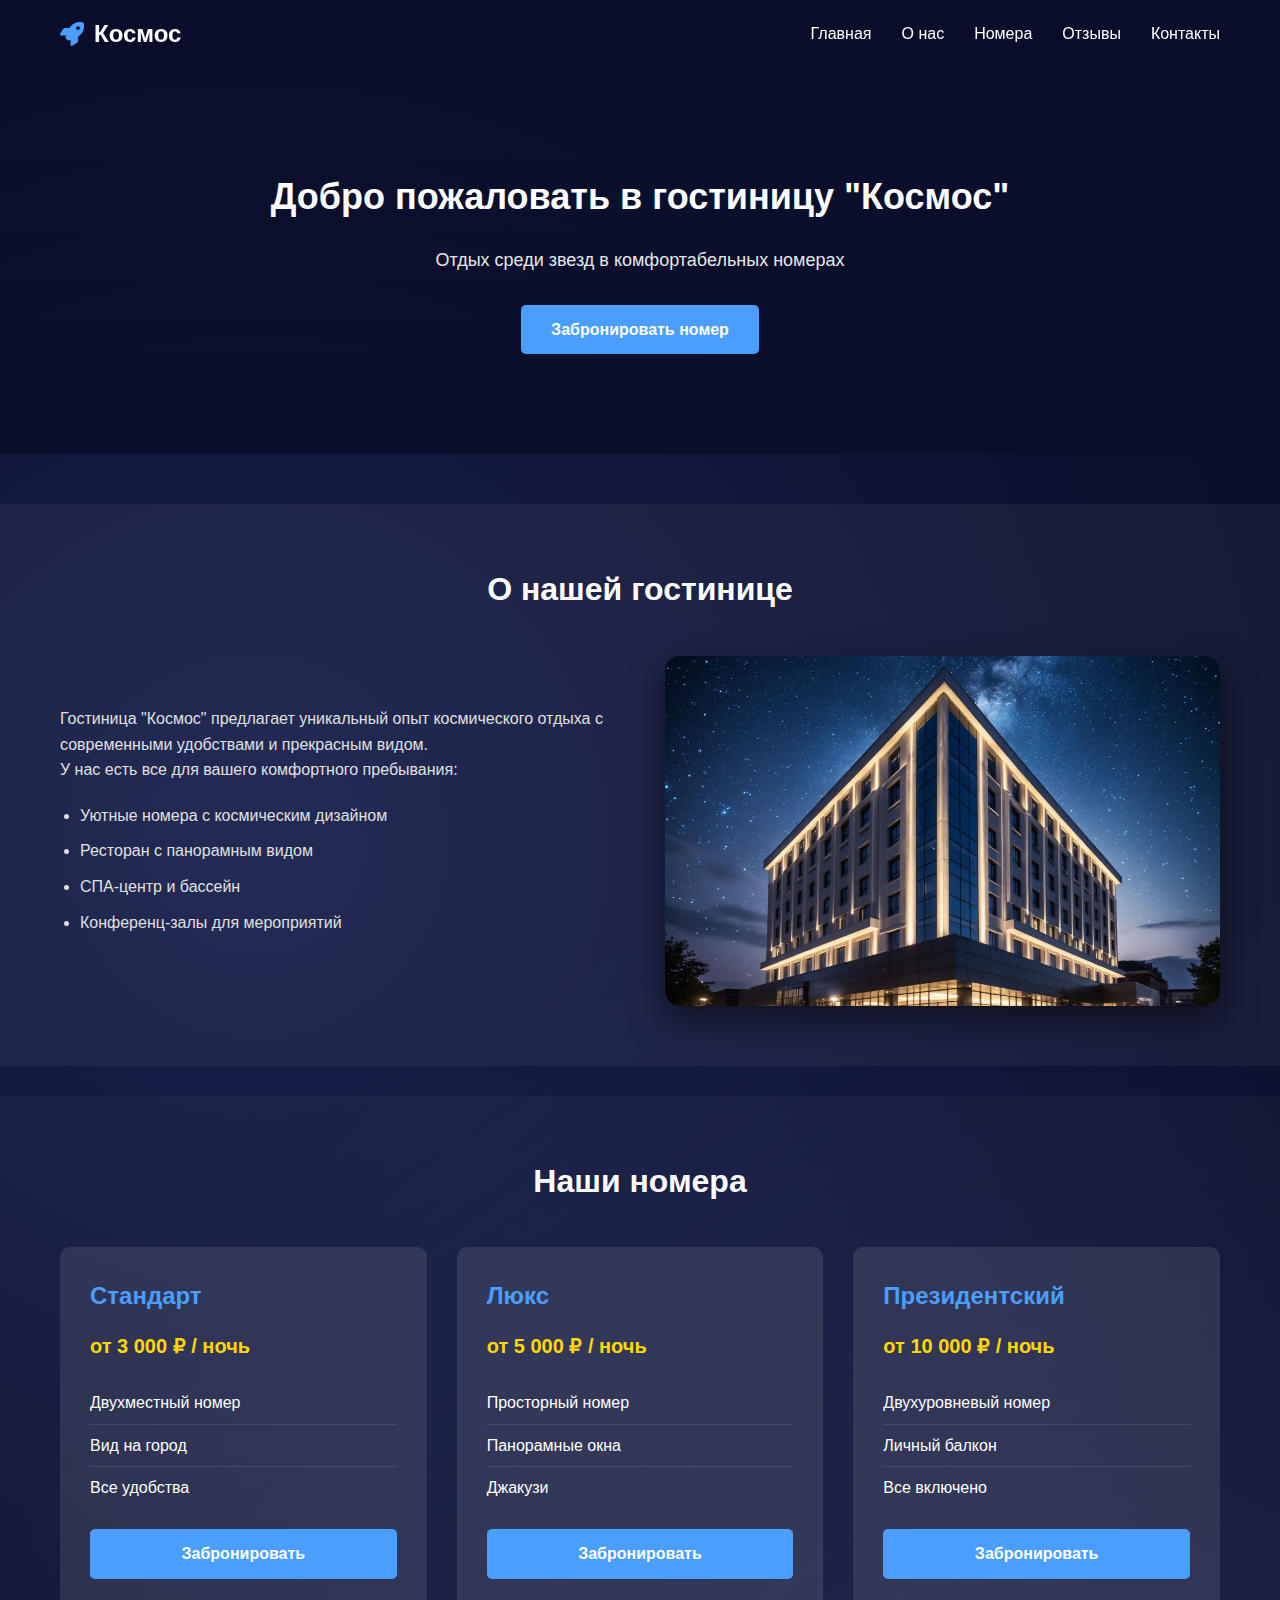
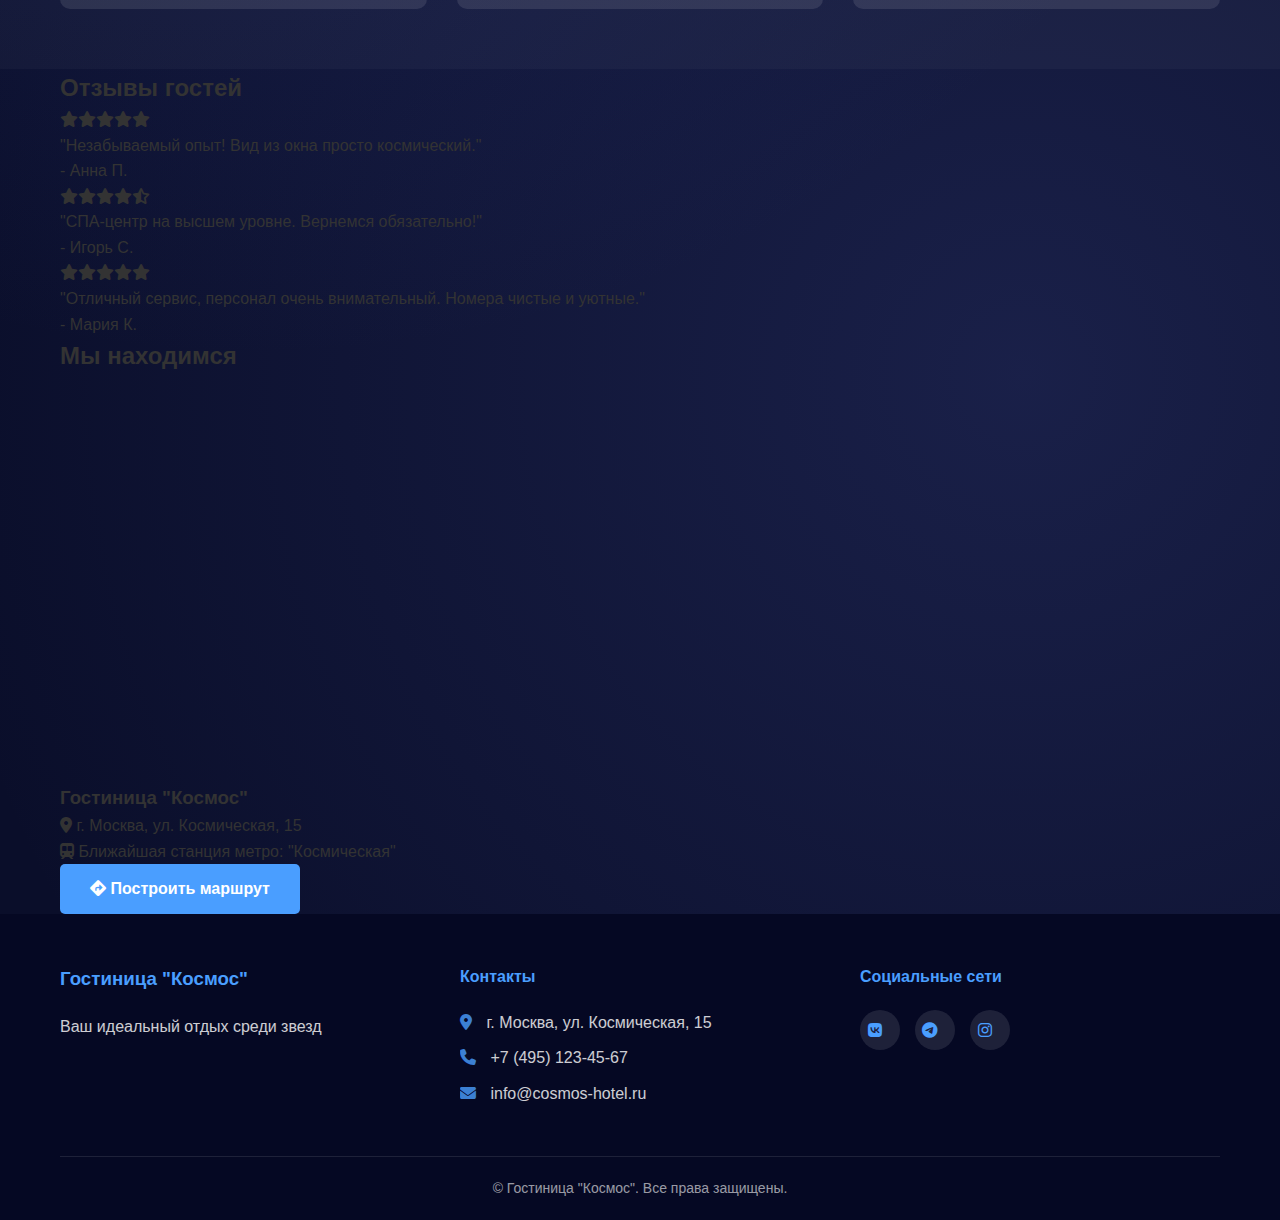
<file: гостиница/index.html>
<!DOCTYPE html>
<html lang="ru">

<head>
    <meta charset="UTF-8">
    <meta name="viewport" content="width=device-width, initial-scale=1.0">
    <title>Гостиница "Космос"</title>


    <link rel="stylesheet" href="style.css">
    <link rel="stylesheet" href="https://cdnjs.cloudflare.com/ajax/libs/font-awesome/6.4.0/css/all.min.css">
</head>

<body>

    <header class="header">
        <div class="container">
            <div class="logo">
                <i class="fas fa-rocket"></i>
                <h1 href="#home">Космос</h1>
            </div>
            <nav class="nav">
                <a href="#home">Главная</a>
                <a href="#services">О нас</a>
                <a href="#rooms">Номера</a>
                <a href="#testimonials">Отзывы</a>
                <a href="#contacts">Контакты</a>
            </nav>
        </div>
    </header>

    <main class="main">
        <section id="home" class="hero">
            <div class="container">
                <h2>Добро пожаловать в гостиницу "Космос"</h2>
                <p>Отдых среди звезд в комфортабельных номерах</p>
                <a href="#rooms" class="btn">Забронировать номер</a>
            </div>
        </section>

        <section id="services" class="about">
            <div class="container">
                <h2>О нашей гостинице</h2>
                <div class="about-content">
                    <div class="about-text">
                        <p>Гостиница "Космос" предлагает уникальный опыт космического отдыха с современными удобствами и
                            прекрасным видом.</p>
                        <p>У нас есть все для вашего комфортного пребывания:</p>
                        <ul>
                            <li>Уютные номера с космическим дизайном</li>
                            <li>Ресторан с панорамным видом</li>
                            <li>СПА-центр и бассейн</li>
                            <li>Конференц-залы для мероприятий</li>
                        </ul>
                    </div>
                    <div class="about-image">
                        <img src="image/e4fd4b9fdf1a11f09b81161a2f06c182_1.jpeg" alt="Интерьер гостиницы Космос">
                    </div>
                </div>
            </div>
        </section>

        <section id="rooms" class="rooms">
            <div class="container">
                <h2>Наши номера</h2>
                <div class="rooms-grid">
                    <div class="room-card">
                        <h3>Стандарт</h3>
                        <p>от 3 000 ₽ / ночь</p>
                        <ul>
                            <li>Двухместный номер</li>
                            <li>Вид на город</li>
                            <li>Все удобства</li>
                        </ul>
                        <a href="booking-standard.html" class="btn book-btn">Забронировать</a>
                    </div>
                    <div class="room-card">
                        <h3>Люкс</h3>
                        <p>от 5 000 ₽ / ночь</p>
                        <ul>
                            <li>Просторный номер</li>
                            <li>Панорамные окна</li>
                            <li>Джакузи</li>
                        </ul>
                        <a href="booking-lux.html" class="btn book-btn">Забронировать</a>
                    </div>
                    <div class="room-card">
                        <h3>Президентский</h3>
                        <p>от 10 000 ₽ / ночь</p>
                        <ul>
                            <li>Двухуровневый номер</li>
                            <li>Личный балкон</li>
                            <li>Все включено</li>
                        </ul>
                        <a href="booking-presidential.html" class="btn book-btn">Забронировать</a>
                    </div>
                </div>
            </div>
        </section>

        <section id="testimonials" class="testimonials">
            <div class="container">
                <h2>Отзывы гостей</h2>
                <div class="testimonials-grid">
                    <div class="testimonial-card">
                        <div class="stars">
                            <i class="fas fa-star"></i><i class="fas fa-star"></i><i class="fas fa-star"></i><i
                                class="fas fa-star"></i><i class="fas fa-star"></i>
                        </div>
                        <p>"Незабываемый опыт! Вид из окна просто космический."</p>
                        <span class="author">- Анна П.</span>
                    </div>
                    <div class="testimonial-card">
                        <div class="stars">
                            <i class="fas fa-star"></i><i class="fas fa-star"></i><i class="fas fa-star"></i><i
                                class="fas fa-star"></i><i class="fas fa-star-half-alt"></i>
                        </div>
                        <p>"СПА-центр на высшем уровне. Вернемся обязательно!"</p>
                        <span class="author">- Игорь С.</span>
                    </div>
                    <div class="testimonial-card">
                        <div class="stars">
                            <i class="fas fa-star"></i><i class="fas fa-star"></i><i class="fas fa-star"></i><i
                                class="fas fa-star"></i><i class="fas fa-star"></i>
                        </div>
                        <p>"Отличный сервис, персонал очень внимательный. Номера чистые и уютные."</p>
                        <span class="author">- Мария К.</span>
                    </div>
                </div>
            </div>
        </section>
    </main>

    <section id="location" class="location">
        <div class="container">
            <h2>Мы находимся</h2>
            <div class="map-container">
                <div class="map-wrapper">
                    <iframe src="https://yandex.ru/map-widget/v1/?um=constructor%3A1a2b3c4d5e6f7g8h9i0j&lang=ru_RU"
                        width="100%" height="400" frameborder="0" style="border:0; border-radius:10px;" allowfullscreen="">
                    </iframe>
                    <div class="map-overlay">
                        <h3>Гостиница "Космос"</h3>
                        <p><i class="fas fa-map-marker-alt"></i> г. Москва, ул. Космическая, 15</p>
                        <p><i class="fas fa-subway"></i> Ближайшая станция метро: "Космическая"</p>
                        <a href="https://yandex.ru/maps" target="_blank" class="btn map-btn">
                            <i class="fas fa-directions"></i> Построить маршрут
                        </a>
                    </div>
                </div>
            </div>
        </div>
    </section>

    <footer id="contacts" class="footer">
        <div class="container">
            <div class="footer-content">
                <div class="footer-section">
                    <h3>Гостиница "Космос"</h3>
                    <p>Ваш идеальный отдых среди звезд</p>
                </div>

                <div class="footer-section">
                    <h4>Контакты</h4>
                    <p><i class="fas fa-map-marker-alt"></i> г. Москва, ул. Космическая, 15</p>
                    <p><i class="fas fa-phone"></i> +7 (495) 123-45-67</p>
                    <p><i class="fas fa-envelope"></i> info@cosmos-hotel.ru</p>
                </div>

                <div class="footer-section">
                    <h4>Социальные сети</h4>
                    <div class="social-links">
                        <a href="#"><i class="fab fa-vk"></i></a>
                        <a href="#"><i class="fab fa-telegram"></i></a>
                        <a href="#"><i class="fab fa-instagram"></i></a>
                    </div>
                </div>
            </div>

            <div class="footer-bottom">
                <p>&copy; Гостиница "Космос". Все права защищены.</p>
            </div>
        </div>
    </footer>
</body>
<script>
    // Анимация появления элементов при скролле
    document.addEventListener('DOMContentLoaded', function () {
        const observerOptions = {
            threshold: 0.1,
            rootMargin: '0px 0px -50px 0px'
        };

        const observer = new IntersectionObserver(function (entries) {
            entries.forEach(function (entry) {
                if (entry.isIntersecting) {
                    entry.target.classList.add('animate-in');
                }
            });
        }, observerOptions);

        // Наблюдаем за элементами, которые нужно анимировать
        document.querySelectorAll('.room-card, .testimonial-card, .about-content').forEach(function (el) {
            observer.observe(el);
        });
    });

    // Активная навигация при скролле
    window.addEventListener('scroll', function () {
        const sections = document.querySelectorAll('section[id]');
        const navLinks = document.querySelectorAll('.nav a');

        let current = '';

        sections.forEach(section => {
            const sectionTop = section.offsetTop;
            const sectionHeight = section.clientHeight;

            if (scrollY >= (sectionTop - 100)) {
                current = section.getAttribute('id');
            }
        });

        navLinks.forEach(link => {
            link.classList.remove('active');
            if (link.getAttribute('href') === `#${current}`) {
                link.classList.add('active');
            }
        });
    });
</script>
</html>
</file>
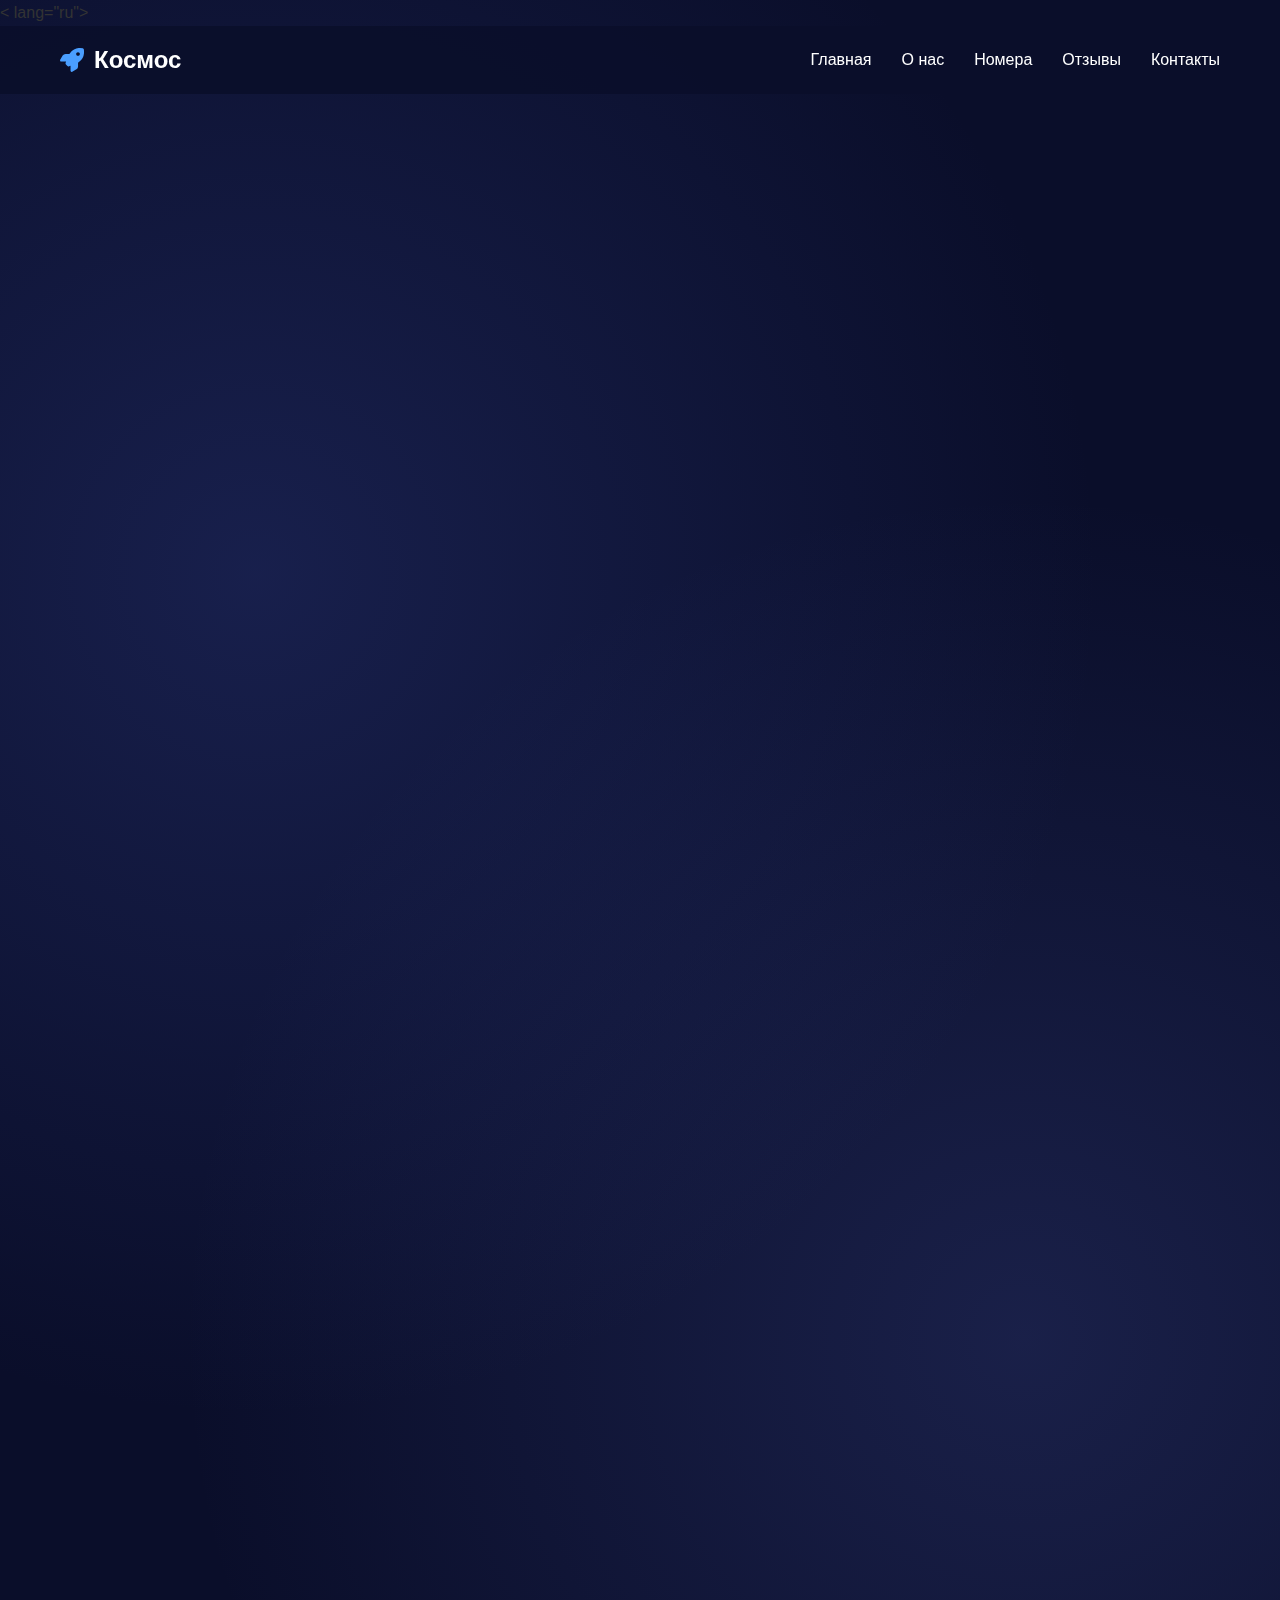
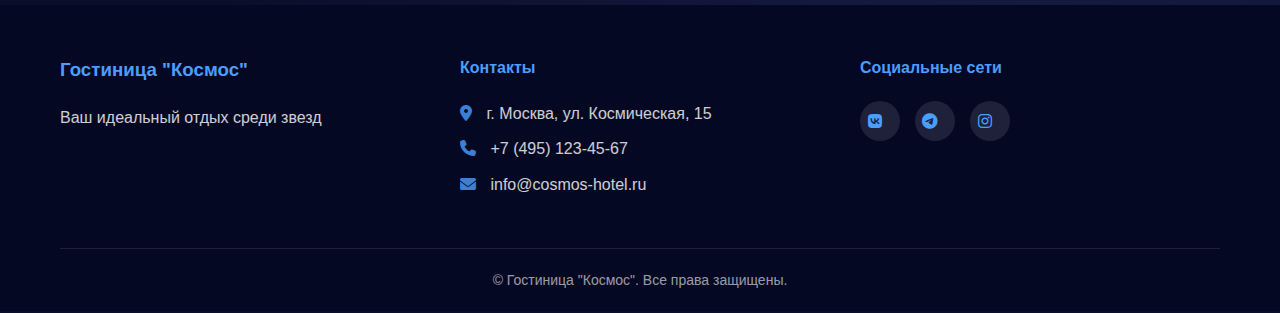
<file: booking-lux.html>
<!DOCTYPE html>
< lang="ru">

<head>
    <meta charset="UTF-8">
    <meta name="viewport" content="width=device-width, initial-scale=1.0">
    <title>Бронирование номера Люкс | Гостиница "Космос"</title>
   
    <link rel="stylesheet" href="style.css">
    <link rel="stylesheet" href="https://cdnjs.cloudflare.com/ajax/libs/font-awesome/6.4.0/css/all.min.css">
</head>

<body class="booking-page">
    <header class="header">
        <div class="container">
            <div class="logo">
                <i class="fas fa-rocket"></i>
                <h1>Космос</h1>
            </div>
            <nav class="nav">
                <a href="index.html#home">Главная</a>
                <a href="index.html#services">О нас</a>
                <a href="index.html#rooms">Номера</a>
                <a href="index.html#testimonials">Отзывы</a>
                <a href="index.html#contacts">Контакты</a>
            </nav>
        </div>
    </header>

    <main class="booking-container">
        <a href="index.html#rooms" class="back-link">
            <i class="fas fa-arrow-left"></i> Вернуться к выбору номеров
        </a>

        <div class="booking-header">
            <h2>Бронирование номера "Люкс"</h2>
            <p>от 5 000 ₽ / ночь</p>
        </div>

        <div class="booking-form-wrapper">
            <div class="room-details">
                <h3>Включено в номер:</h3>
                <ul>
                    <li>Просторный номер</li>
                    <li>Панорамные окна</li>
                    <li>Джакузи</li>
                    <li>Бесплатный Wi-Fi</li>
                    <li>Завтрак "шведский стол"</li>
                    <li>Мини-бар (первая пополнение бесплатно)</li>
                    <li>Халаты и тапочки</li>
                </ul>
            </div>

            <form class="booking-form" action="#" method="POST">
                <div class="form-group">
                    <label for="fullname">ФИО</label>
                    <input type="text" id="fullname" name="fullname" placeholder="Введите ваше полное имя" required>
                </div>

                <div class="form-group">
                    <label for="phone">Телефон</label>
                    <input type="tel" id="phone" name="phone" placeholder="+7 (999) 123-45-67" required>
                </div>

                <div class="form-group">
                    <label for="email">Электронная почта</label>
                    <input type="email" id="email" name="email" placeholder="example@mail.ru" required>
                </div>

                <div class="form-group">
                    <label for="checkin">Дата заезда</label>
                    <input type="date" id="checkin" name="checkin" required>
                </div>

                <div class="form-group">
                    <label for="checkout">Дата выезда</label>
                    <input type="date" id="checkout" name="checkout" required>
                </div>

                <div class="form-group">
                    <label for="guests">Количество гостей</label>
                    <select id="guests" name="guests" required>
                        <option value="">Выберите количество</option>
                        <option value="1">1 гость</option>
                        <option value="2" selected>2 гостя</option>
                        <option value="3">3 гостя</option>
                        <option value="4">4 гостя</option>
                    </select>
                </div>

                <button type="submit" class="submit-btn">Забронировать номер</button>
            </form>
        </div>
    </main>

    <footer class="footer">
        <div class="container">
            <div class="footer-content">
                <div class="footer-section">
                    <h3>Гостиница "Космос"</h3>
                    <p>Ваш идеальный отдых среди звезд</p>
                </div>

                <div class="footer-section">
                    <h4>Контакты</h4>
                    <p><i class="fas fa-map-marker-alt"></i> г. Москва, ул. Космическая, 15</p>
                    <p><i class="fas fa-phone"></i> +7 (495) 123-45-67</p>
                    <p><i class="fas fa-envelope"></i> info@cosmos-hotel.ru</p>
                </div>

                <div class="footer-section">
                    <h4>Социальные сети</h4>
                    <div class="social-links">
                        <a href="#"><i class="fab fa-vk"></i></a>
                        <a href="#"><i class="fab fa-telegram"></i></a>
                        <a href="#"><i class="fab fa-instagram"></i></a>
                    </div>
                </div>
            </div>

            <div class="footer-bottom">
                <p>&copy; Гостиница "Космос". Все права защищены.</p>
            </div>
        </div>
    </footer>
    <div id="bookingNotification" class="booking-notification">
        <div class="notification-content">
            <i class="fas fa-check-circle"></i>
            <div>
                <h3>Номер забронирован!</h3>
                <p>Спасибо за бронирование. Мы свяжемся с вами в ближайшее время для подтверждения.</p>
            </div>
            <button class="notification-close">&times;</button>
        </div>
    </div>
</body>
<script>
    document.addEventListener('DOMContentLoaded', function () {
        const checkinInput = document.getElementById('checkin');
        const checkoutInput = document.getElementById('checkout');

        // Устанавливаем текущую дату как минимальную для заезда
        const today = new Date().toISOString().split('T')[0];
        checkinInput.min = today;

        // При изменении даты заезда обновляем минимальную дату выезда
        checkinInput.addEventListener('change', function () {
            if (this.value) {
                const checkinDate = new Date(this.value);
                const nextDay = new Date(checkinDate);
                nextDay.setDate(checkinDate.getDate() + 1);

                checkoutInput.min = nextDay.toISOString().split('T')[0];

                // Если текущая дата выезда раньше новой минимальной, сбрасываем ее
                if (checkoutInput.value && checkoutInput.value < checkoutInput.min) {
                    checkoutInput.value = '';
                }
            }
        });

        // Инициализируем минимальную дату выезда (завтра)
        const tomorrow = new Date();
        tomorrow.setDate(tomorrow.getDate() + 1);
        checkoutInput.min = tomorrow.toISOString().split('T')[0];
    });
    // Обработка формы бронирования
        const bookingForm = document.querySelector('.booking-form');
        const submitBtn = document.querySelector('.submit-btn');
        const notification = document.getElementById('bookingNotification');
        const closeNotificationBtn = document.querySelector('.notification-close');

        if (bookingForm && submitBtn && notification) {
            bookingForm.addEventListener('submit', function (e) {
                e.preventDefault(); // Предотвращаем отправку формы (так как action="#")

                // Показываем уведомление
                notification.classList.remove('hide');
                notification.classList.add('show');

                // Добавляем эффект успешного бронирования на кнопку
                submitBtn.classList.add('booked');
                submitBtn.innerHTML = '<i class="fas fa-check"></i> Забронировано!';

                // Блокируем кнопку и поля формы
                submitBtn.disabled = true;
                const formInputs = this.querySelectorAll('input, select, textarea');
                formInputs.forEach(input => {
                    input.disabled = true;
                });

                // Сохраняем данные формы в localStorage (опционально)
                const formData = new FormData(this);
                const bookingData = {
                    fullname: formData.get('fullname'),
                    checkin: formData.get('checkin'),
                    checkout: formData.get('checkout'),
                    guests: formData.get('guests'),
                    timestamp: new Date().toISOString()
                };
                localStorage.setItem('lastBooking', JSON.stringify(bookingData));

                // Автоматически скрываем уведомление через 5 секунд
                setTimeout(() => {
                    hideNotification();
                }, 5000);

                // Прокручиваем страницу к уведомлению
                notification.scrollIntoView({ behavior: 'smooth', block: 'center' });
            });
        }

        // Закрытие уведомления
        if (closeNotificationBtn) {
            closeNotificationBtn.addEventListener('click', hideNotification);
        }

        // Функция для скрытия уведомления
        function hideNotification() {
            if (notification.classList.contains('show')) {
                notification.classList.add('hide');
                setTimeout(() => {
                    notification.classList.remove('show', 'hide');
                }, 500);
            }
        }

        // Закрытие уведомления при клике вне его области
        document.addEventListener('click', function (e) {
            if (notification.classList.contains('show') &&
                !notification.contains(e.target) &&
                e.target !== submitBtn) {
                hideNotification();
            }
        });
    </script>
</html>
</file>
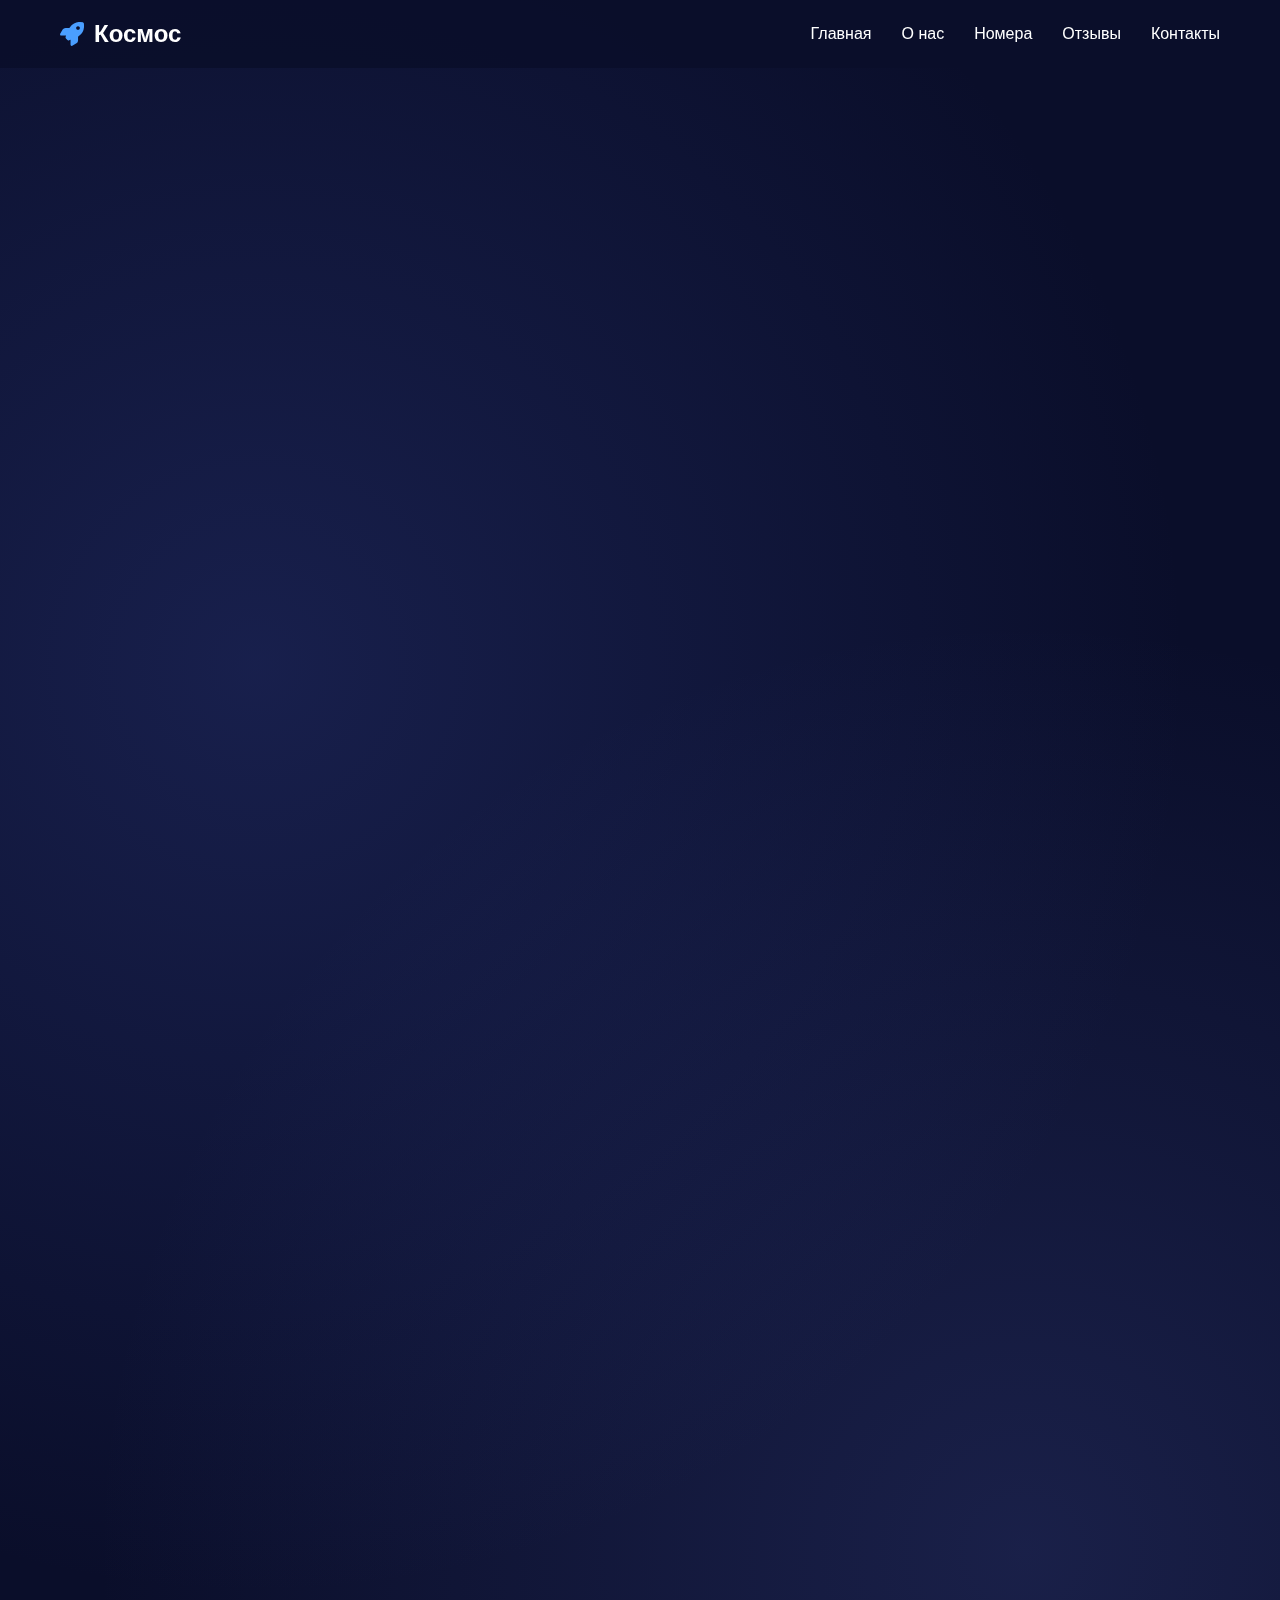
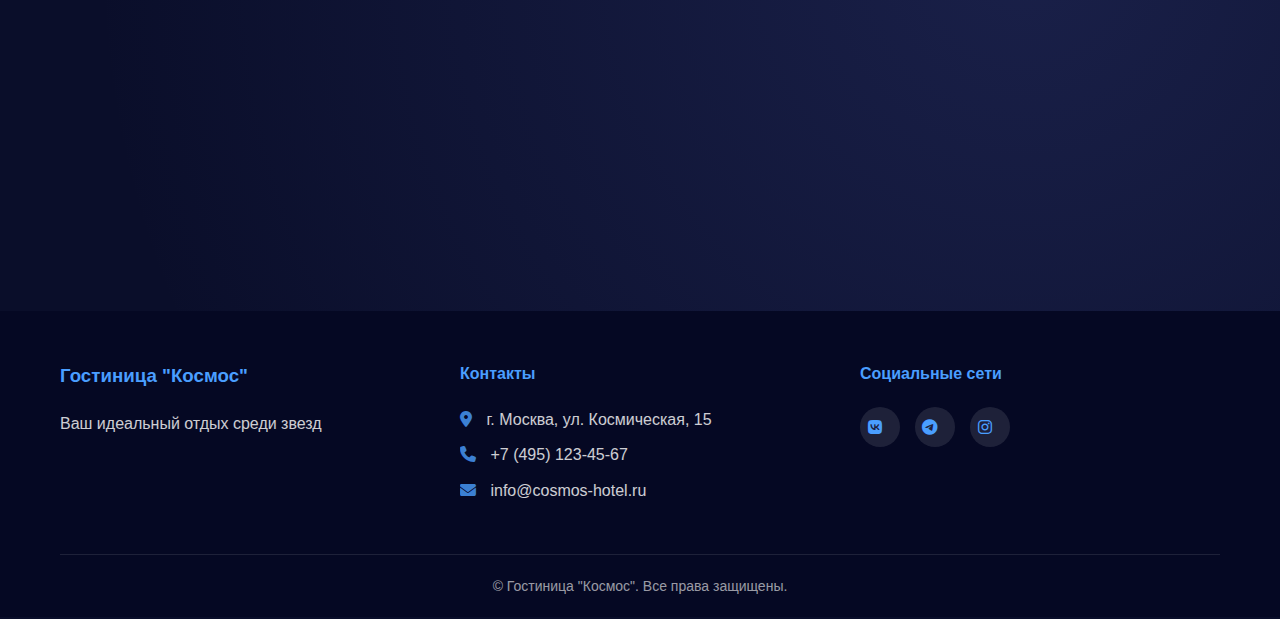
<file: booking-presidential.html>
<!DOCTYPE html>
<html lang="ru">

<head>
    <meta charset="UTF-8">
    <meta name="viewport" content="width=device-width, initial-scale=1.0">
    <title>Бронирование Президентского номера | Гостиница "Космос"</title>
   
    <link rel="stylesheet" href="style.css">
    <link rel="stylesheet" href="https://cdnjs.cloudflare.com/ajax/libs/font-awesome/6.4.0/css/all.min.css">
</head>

<body class="booking-page">
    <header class="header">
        <div class="container">
            <div class="logo">
                <i class="fas fa-rocket"></i>
                <h1>Космос</h1>
            </div>
            <nav class="nav">
                <a href="index.html#home">Главная</a>
                <a href="index.html#services">О нас</a>
                <a href="index.html#rooms">Номера</a>
                <a href="index.html#testimonials">Отзывы</a>
                <a href="index.html#contacts">Контакты</a>
            </nav>
        </div>
    </header>

    <main class="booking-container">
        <a href="index.html#rooms" class="back-link">
            <i class="fas fa-arrow-left"></i> Вернуться к выбору номеров
        </a>

        <div class="booking-header">
            <h2>Бронирование Президентского номера</h2>
            <p>от 10 000 ₽ / ночь</p>
        </div>

        <div class="booking-form-wrapper">
            <div class="room-details">
                <h3>Включено в номер:</h3>
                <ul>
                    <li>Двухуровневый номер</li>
                    <li>Личный балкон</li>
                    <li>Все включено</li>
                    <li>Бесплатный Wi-Fi</li>
                    <li>Завтрак "шведский стол"</li>
                    <li>Мини-бар (полностью бесплатный)</li>
                    <li>Халаты и тапочки</li>
                    <li>Персональный консьерж</li>
                    <li>Доступ в VIP-лаунж</li>
                    <li>Бесплатная парковка</li>
                    <li>Трансфер от/до аэропорта</li>
                </ul>
            </div>

            <form class="booking-form" action="#" method="POST">
                <div class="form-group">
                    <label for="fullname">ФИО</label>
                    <input type="text" id="fullname" name="fullname" placeholder="Введите ваше полное имя" required>
                </div>

                <div class="form-group">
                    <label for="phone">Телефон</label>
                    <input type="tel" id="phone" name="phone" placeholder="+7 (999) 123-45-67" required>
                </div>

                <div class="form-group">
                    <label for="email">Электронная почта</label>
                    <input type="email" id="email" name="email" placeholder="example@mail.ru" required>
                </div>

                <div class="form-group">
                    <label for="checkin">Дата заезда</label>
                    <input type="date" id="checkin" name="checkin" required>
                </div>

                <div class="form-group">
                    <label for="checkout">Дата выезда</label>
                    <input type="date" id="checkout" name="checkout" required>
                </div>

                <div class="form-group">
                    <label for="guests">Количество гостей</label>
                    <select id="guests" name="guests" required>
                        <option value="">Выберите количество</option>
                        <option value="1">1 гость</option>
                        <option value="2" selected>2 гостя</option>
                        <option value="3">3 гостя</option>
                        <option value="4">4 гостя</option>
                    </select>
                </div>

                <div class="form-group">
                    <label for="special_requests">Особые пожелания</label>
                    <textarea id="special_requests" name="special_requests"
                        placeholder="Дополнительные услуги или пожелания" rows="4"></textarea>
                </div>

                <button type="submit" class="submit-btn">Забронировать номер</button>
            </form>
        </div>
    </main>

    <footer class="footer">
        <div class="container">
            <div class="footer-content">
                <div class="footer-section">
                    <h3>Гостиница "Космос"</h3>
                    <p>Ваш идеальный отдых среди звезд</p>
                </div>

                <div class="footer-section">
                    <h4>Контакты</h4>
                    <p><i class="fas fa-map-marker-alt"></i> г. Москва, ул. Космическая, 15</p>
                    <p><i class="fas fa-phone"></i> +7 (495) 123-45-67</p>
                    <p><i class="fas fa-envelope"></i> info@cosmos-hotel.ru</p>
                </div>

                <div class="footer-section">
                    <h4>Социальные сети</h4>
                    <div class="social-links">
                        <a href="#"><i class="fab fa-vk"></i></a>
                        <a href="#"><i class="fab fa-telegram"></i></a>
                        <a href="#"><i class="fab fa-instagram"></i></a>
                    </div>
                </div>
            </div>

            <div class="footer-bottom">
                <p>&copy; Гостиница "Космос". Все права защищены.</p>
            </div>
        </div>
    </footer>
    <div id="bookingNotification" class="booking-notification">
        <div class="notification-content">
            <i class="fas fa-check-circle"></i>
            <div>
                <h3>Номер забронирован!</h3>
                <p>Спасибо за бронирование. Мы свяжемся с вами в ближайшее время для подтверждения.</p>
            </div>
            <button class="notification-close">&times;</button>
        </div>
    </div>
</body>
<script>
    document.addEventListener('DOMContentLoaded', function () {
        const checkinInput = document.getElementById('checkin');
        const checkoutInput = document.getElementById('checkout');

        // Устанавливаем текущую дату как минимальную для заезда
        const today = new Date().toISOString().split('T')[0];
        checkinInput.min = today;

        // При изменении даты заезда обновляем минимальную дату выезда
        checkinInput.addEventListener('change', function () {
            if (this.value) {
                const checkinDate = new Date(this.value);
                const nextDay = new Date(checkinDate);
                nextDay.setDate(checkinDate.getDate() + 1);

                checkoutInput.min = nextDay.toISOString().split('T')[0];

                // Если текущая дата выезда раньше новой минимальной, сбрасываем ее
                if (checkoutInput.value && checkoutInput.value < checkoutInput.min) {
                    checkoutInput.value = '';
                }
            }
        });

        // Инициализируем минимальную дату выезда (завтра)
        const tomorrow = new Date();
        tomorrow.setDate(tomorrow.getDate() + 1);
        checkoutInput.min = tomorrow.toISOString().split('T')[0];
    });
    // Обработка формы бронирования
        const bookingForm = document.querySelector('.booking-form');
        const submitBtn = document.querySelector('.submit-btn');
        const notification = document.getElementById('bookingNotification');
        const closeNotificationBtn = document.querySelector('.notification-close');

        if (bookingForm && submitBtn && notification) {
            bookingForm.addEventListener('submit', function (e) {
                e.preventDefault(); // Предотвращаем отправку формы (так как action="#")

                // Показываем уведомление
                notification.classList.remove('hide');
                notification.classList.add('show');

                // Добавляем эффект успешного бронирования на кнопку
                submitBtn.classList.add('booked');
                submitBtn.innerHTML = '<i class="fas fa-check"></i> Забронировано!';

                // Блокируем кнопку и поля формы
                submitBtn.disabled = true;
                const formInputs = this.querySelectorAll('input, select, textarea');
                formInputs.forEach(input => {
                    input.disabled = true;
                });

                // Сохраняем данные формы в localStorage (опционально)
                const formData = new FormData(this);
                const bookingData = {
                    fullname: formData.get('fullname'),
                    checkin: formData.get('checkin'),
                    checkout: formData.get('checkout'),
                    guests: formData.get('guests'),
                    timestamp: new Date().toISOString()
                };
                localStorage.setItem('lastBooking', JSON.stringify(bookingData));

                // Автоматически скрываем уведомление через 5 секунд
                setTimeout(() => {
                    hideNotification();
                }, 5000);

                // Прокручиваем страницу к уведомлению
                notification.scrollIntoView({ behavior: 'smooth', block: 'center' });
            });
        }

        // Закрытие уведомления
        if (closeNotificationBtn) {
            closeNotificationBtn.addEventListener('click', hideNotification);
        }

        // Функция для скрытия уведомления
        function hideNotification() {
            if (notification.classList.contains('show')) {
                notification.classList.add('hide');
                setTimeout(() => {
                    notification.classList.remove('show', 'hide');
                }, 500);
            }
        }

        // Закрытие уведомления при клике вне его области
        document.addEventListener('click', function (e) {
            if (notification.classList.contains('show') &&
                !notification.contains(e.target) &&
                e.target !== submitBtn) {
                hideNotification();
            }
        });
    </script>
    
</html>
</file>
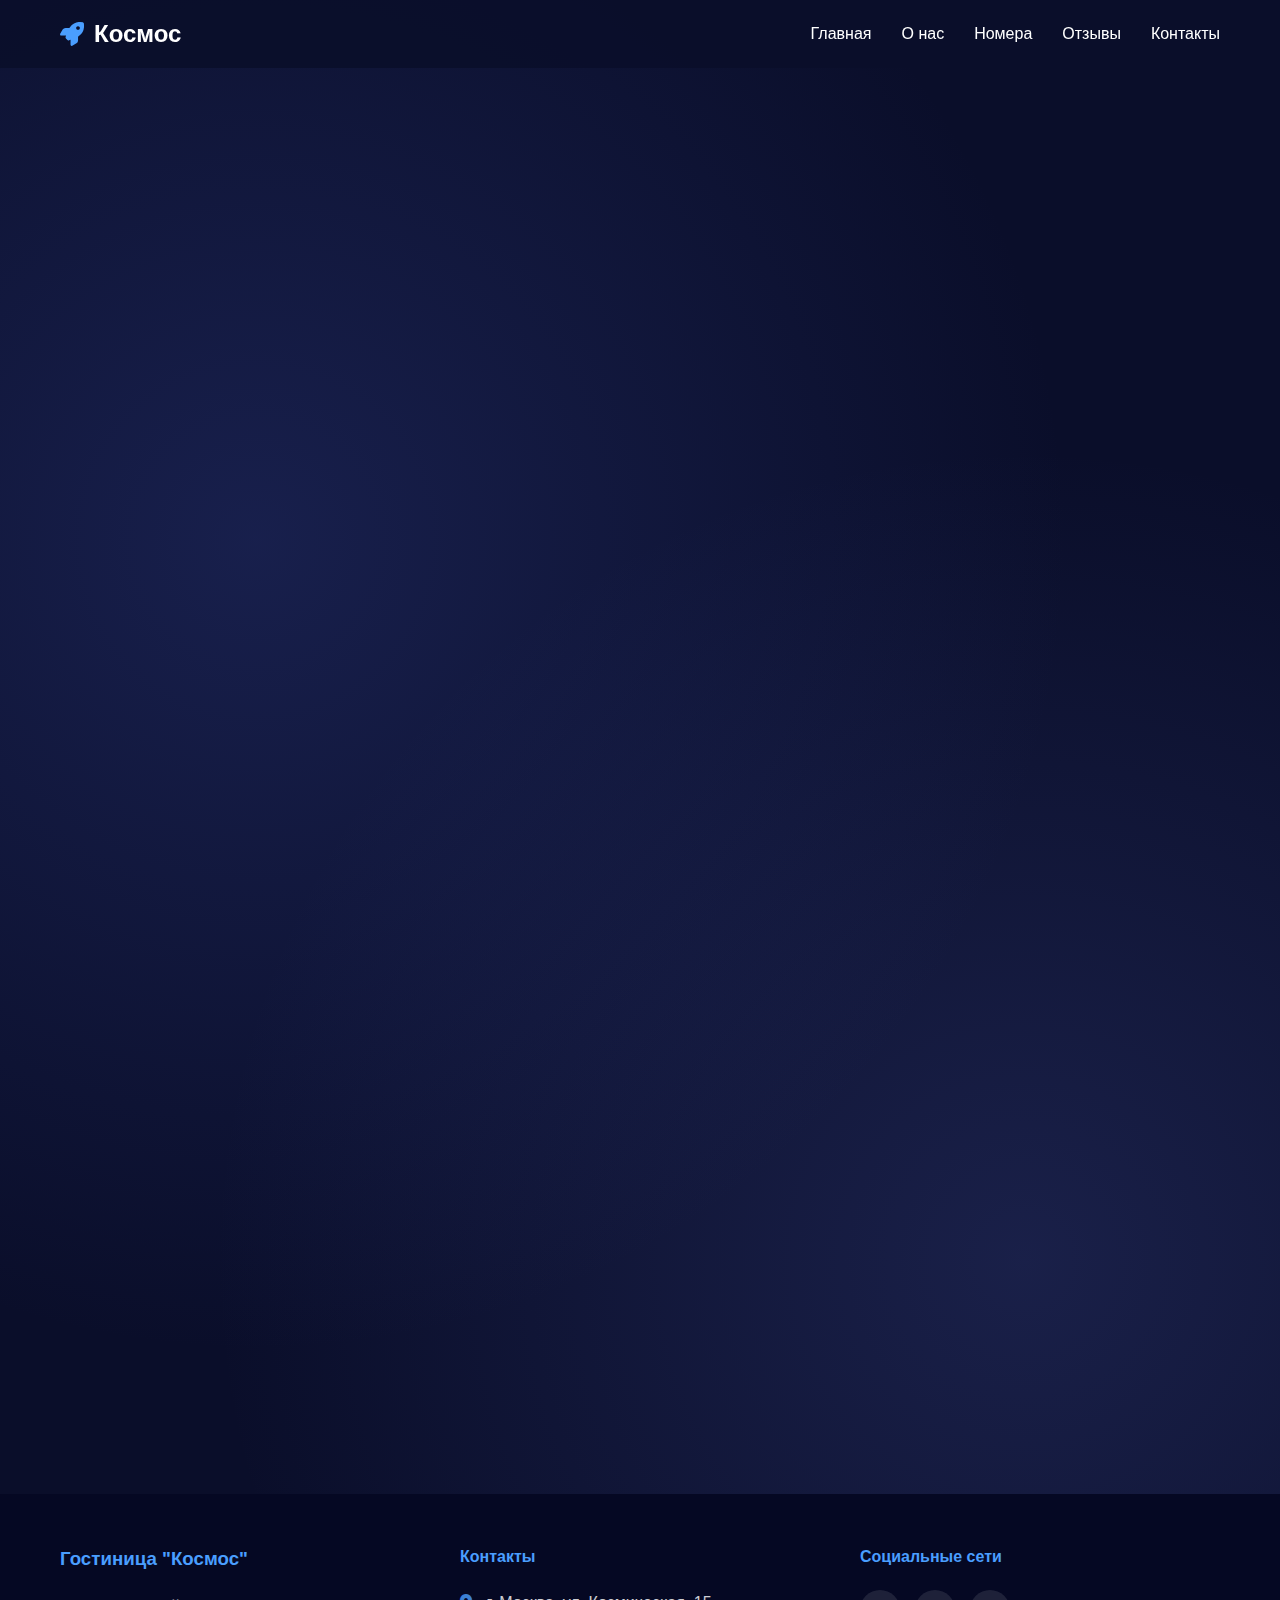
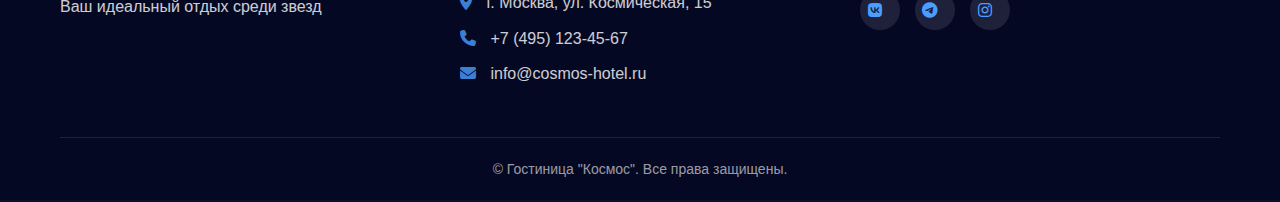
<file: booking-standard.html>
<!DOCTYPE html>
<html lang="ru">

<head>
    <meta charset="UTF-8">
    <meta name="viewport" content="width=device-width, initial-scale=1.0">
    <title>Бронирование номера Стандарт | Гостиница "Космос"</title>
    
    <link rel="stylesheet" href="style.css">
    <link rel="stylesheet" href="https://cdnjs.cloudflare.com/ajax/libs/font-awesome/6.4.0/css/all.min.css">
</head>

<body class="booking-page">
    <header class="header">
        <div class="container">
            <div class="logo">
                <i class="fas fa-rocket"></i>
                <h1>Космос</h1>
            </div>
            <nav class="nav">
                <a href="index.html#home">Главная</a>
                <a href="index.html#services">О нас</a>
                <a href="index.html#rooms">Номера</a>
                <a href="index.html#testimonials">Отзывы</a>
                <a href="index.html#contacts">Контакты</a>
            </nav>
        </div>
    </header>

    <main class="booking-container">
        <a href="index.html#rooms" class="back-link">
            <i class="fas fa-arrow-left"></i> Вернуться к выбору номеров
        </a>

        <div class="booking-header">
            <h2>Бронирование номера "Стандарт"</h2>
            <p>от 3 000 ₽ / ночь</p>
        </div>

        <div class="booking-form-wrapper">
            <div class="room-details">
                <h3>Включено в номер:</h3>
                <ul>
                    <li>Двухместный номер</li>
                    <li>Вид на город</li>
                    <li>Все удобства</li>
                    <li>Бесплатный Wi-Fi</li>
                    <li>Завтрак "шведский стол"</li>
                </ul>
            </div>

            <form class="booking-form" action="#" method="POST">
                <div class="form-group">
                    <label for="fullname">ФИО</label>
                    <input type="text" id="fullname" name="fullname" placeholder="Введите ваше полное имя" required>
                </div>

                <div class="form-group">
                    <label for="phone">Телефон</label>
                    <input type="tel" id="phone" name="phone" placeholder="+7 (999) 123-45-67" required>
                </div>

                <div class="form-group">
                    <label for="email">Электронная почта</label>
                    <input type="email" id="email" name="email" placeholder="example@mail.ru" required>
                </div>

                <div class="form-group">
                    <label for="checkin">Дата заезда</label>
                    <input type="date" id="checkin" name="checkin" required>
                </div>

                <div class="form-group">
                    <label for="checkout">Дата выезда</label>
                    <input type="date" id="checkout" name="checkout" required>
                </div>

                <div class="form-group">
                    <label for="guests">Количество гостей</label>
                    <select id="guests" name="guests" required>
                        <option value="">Выберите количество</option>
                        <option value="1">1 гость</option>
                        <option value="2" selected>2 гостя</option>
                        <option value="3">3 гостя</option>
                        <option value="4">4 гостя</option>
                    </select>
                </div>
                    
                <button type="submit" class="submit-btn">Забронировать номер</button>
            </form>
        </div>
    </main>

    <footer class="footer">
        <div class="container">
            <div class="footer-content">
                <div class="footer-section">
                    <h3>Гостиница "Космос"</h3>
                    <p>Ваш идеальный отдых среди звезд</p>
                </div>

                <div class="footer-section">
                    <h4>Контакты</h4>
                    <p><i class="fas fa-map-marker-alt"></i> г. Москва, ул. Космическая, 15</p>
                    <p><i class="fas fa-phone"></i> +7 (495) 123-45-67</p>
                    <p><i class="fas fa-envelope"></i> info@cosmos-hotel.ru</p>
                </div>

                <div class="footer-section">
                    <h4>Социальные сети</h4>
                    <div class="social-links">
                        <a href="#"><i class="fab fa-vk"></i></a>
                        <a href="#"><i class="fab fa-telegram"></i></a>
                        <a href="#"><i class="fab fa-instagram"></i></a>
                    </div>
                </div>
            </div>

            <div class="footer-bottom">
                <p>&copy; Гостиница "Космос". Все права защищены.</p>
            </div>
        </div>
    </footer>
    <div id="bookingNotification" class="booking-notification">
        <div class="notification-content">
            <i class="fas fa-check-circle"></i>
            <div>
                <h3>Номер забронирован!</h3>
                <p>Спасибо за бронирование. Мы свяжемся с вами в ближайшее время для подтверждения.</p>
            </div>
            <button class="notification-close">&times;</button>
        </div>
    </div>
</body>
<script>
    document.addEventListener('DOMContentLoaded', function () {
        const checkinInput = document.getElementById('checkin');
        const checkoutInput = document.getElementById('checkout');

        // Устанавливаем текущую дату как минимальную для заезда
        const today = new Date().toISOString().split('T')[0];
        checkinInput.min = today;

        // При изменении даты заезда обновляем минимальную дату выезда
        checkinInput.addEventListener('change', function () {
            if (this.value) {
                const checkinDate = new Date(this.value);
                const nextDay = new Date(checkinDate);
                nextDay.setDate(checkinDate.getDate() + 1);

                checkoutInput.min = nextDay.toISOString().split('T')[0];

                // Если текущая дата выезда раньше новой минимальной, сбрасываем ее
                if (checkoutInput.value && checkoutInput.value < checkoutInput.min) {
                    checkoutInput.value = '';
                }
            }
        });

        // Инициализируем минимальную дату выезда (завтра)
        const tomorrow = new Date();
        tomorrow.setDate(tomorrow.getDate() + 1);
        checkoutInput.min = tomorrow.toISOString().split('T')[0];
    });
    // Обработка формы бронирования
        const bookingForm = document.querySelector('.booking-form');
        const submitBtn = document.querySelector('.submit-btn');
        const notification = document.getElementById('bookingNotification');
        const closeNotificationBtn = document.querySelector('.notification-close');

        if (bookingForm && submitBtn && notification) {
            bookingForm.addEventListener('submit', function (e) {
                e.preventDefault(); // Предотвращаем отправку формы (так как action="#")

                // Показываем уведомление
                notification.classList.remove('hide');
                notification.classList.add('show');

                // Добавляем эффект успешного бронирования на кнопку
                submitBtn.classList.add('booked');
                submitBtn.innerHTML = '<i class="fas fa-check"></i> Забронировано!';

                // Блокируем кнопку и поля формы
                submitBtn.disabled = true;
                const formInputs = this.querySelectorAll('input, select, textarea');
                formInputs.forEach(input => {
                    input.disabled = true;
                });

                // Сохраняем данные формы в localStorage (опционально)
                const formData = new FormData(this);
                const bookingData = {
                    fullname: formData.get('fullname'),
                    checkin: formData.get('checkin'),
                    checkout: formData.get('checkout'),
                    guests: formData.get('guests'),
                    timestamp: new Date().toISOString()
                };
                localStorage.setItem('lastBooking', JSON.stringify(bookingData));

                // Автоматически скрываем уведомление через 5 секунд
                setTimeout(() => {
                    hideNotification();
                }, 5000);

                // Прокручиваем страницу к уведомлению
                notification.scrollIntoView({ behavior: 'smooth', block: 'center' });
            });
        }

        // Закрытие уведомления
        if (closeNotificationBtn) {
            closeNotificationBtn.addEventListener('click', hideNotification);
        }

        // Функция для скрытия уведомления
        function hideNotification() {
            if (notification.classList.contains('show')) {
                notification.classList.add('hide');
                setTimeout(() => {
                    notification.classList.remove('show', 'hide');
                }, 500);
            }
        }

        // Закрытие уведомления при клике вне его области
        document.addEventListener('click', function (e) {
            if (notification.classList.contains('show') &&
                !notification.contains(e.target) &&
                e.target !== submitBtn) {
                hideNotification();
            }
        });
</script>

</html>
</file>
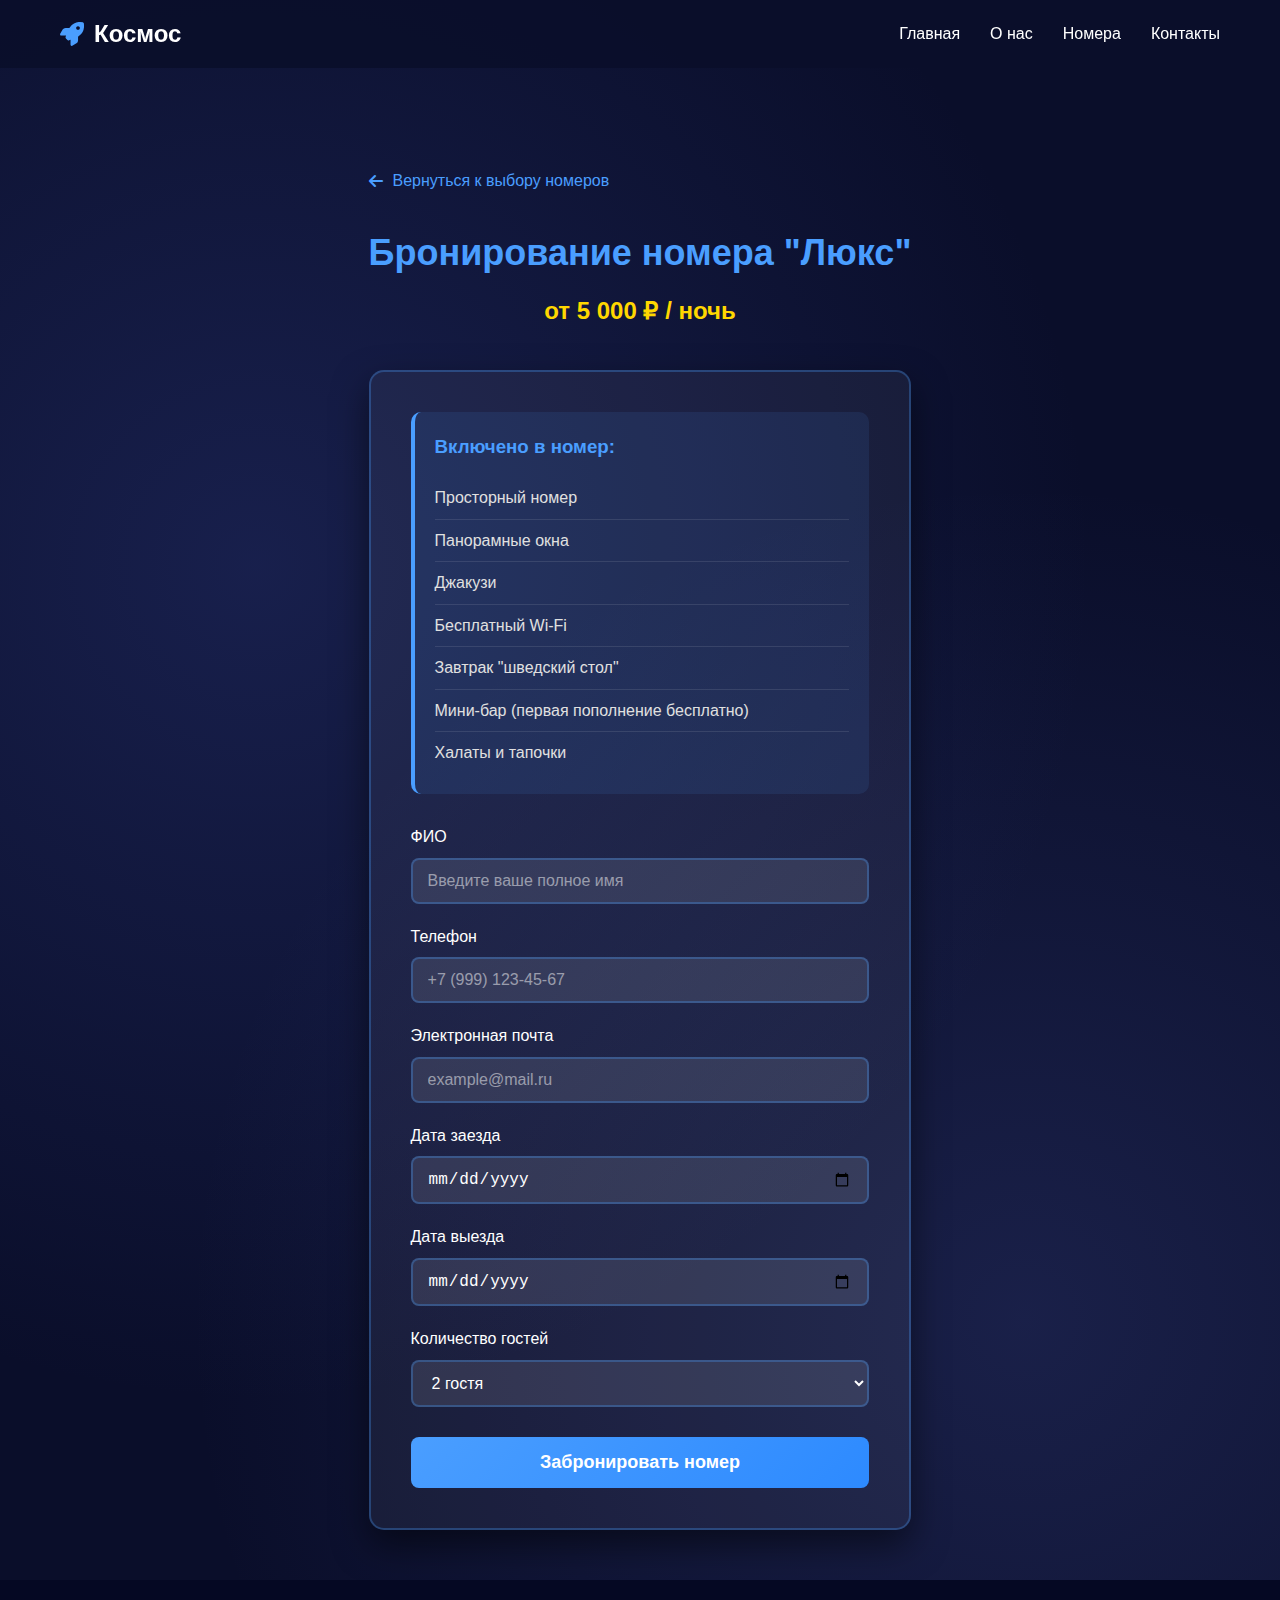
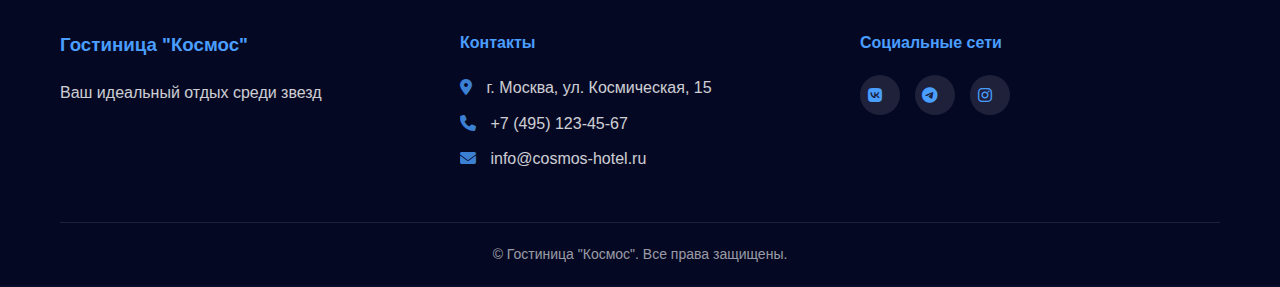
<file: гостиница/booking-lux.html>
<!DOCTYPE html>
<html lang="ru">

<head>
    <meta charset="UTF-8">
    <meta name="viewport" content="width=device-width, initial-scale=1.0">
    <title>Бронирование номера Люкс | Гостиница "Космос"</title>
   
    <link rel="stylesheet" href="style.css">
    <link rel="stylesheet" href="https://cdnjs.cloudflare.com/ajax/libs/font-awesome/6.4.0/css/all.min.css">
</head>

<body class="booking-page">
    <header class="header">
        <div class="container">
            <div class="logo">
                <i class="fas fa-rocket"></i>
                <h1>Космос</h1>
            </div>
            <nav class="nav">
                <a href="index.html#home">Главная</a>
                <a href="index.html#services">О нас</a>
                <a href="index.html#rooms">Номера</a>
                <a href="index.html#contacts">Контакты</a>
            </nav>
        </div>
    </header>

    <main class="booking-container">
        <a href="index.html#rooms" class="back-link">
            <i class="fas fa-arrow-left"></i> Вернуться к выбору номеров
        </a>

        <div class="booking-header">
            <h2>Бронирование номера "Люкс"</h2>
            <p>от 5 000 ₽ / ночь</p>
        </div>

        <div class="booking-form-wrapper">
            <div class="room-details">
                <h3>Включено в номер:</h3>
                <ul>
                    <li>Просторный номер</li>
                    <li>Панорамные окна</li>
                    <li>Джакузи</li>
                    <li>Бесплатный Wi-Fi</li>
                    <li>Завтрак "шведский стол"</li>
                    <li>Мини-бар (первая пополнение бесплатно)</li>
                    <li>Халаты и тапочки</li>
                </ul>
            </div>

            <form class="booking-form" action="#" method="POST">
                <div class="form-group">
                    <label for="fullname">ФИО</label>
                    <input type="text" id="fullname" name="fullname" placeholder="Введите ваше полное имя" required>
                </div>

                <div class="form-group">
                    <label for="phone">Телефон</label>
                    <input type="tel" id="phone" name="phone" placeholder="+7 (999) 123-45-67" required>
                </div>

                <div class="form-group">
                    <label for="email">Электронная почта</label>
                    <input type="email" id="email" name="email" placeholder="example@mail.ru" required>
                </div>

                <div class="form-group">
                    <label for="checkin">Дата заезда</label>
                    <input type="date" id="checkin" name="checkin" required>
                </div>

                <div class="form-group">
                    <label for="checkout">Дата выезда</label>
                    <input type="date" id="checkout" name="checkout" required>
                </div>

                <div class="form-group">
                    <label for="guests">Количество гостей</label>
                    <select id="guests" name="guests" required>
                        <option value="">Выберите количество</option>
                        <option value="1">1 гость</option>
                        <option value="2" selected>2 гостя</option>
                        <option value="3">3 гостя</option>
                        <option value="4">4 гостя</option>
                    </select>
                </div>

                <button type="submit" class="submit-btn">Забронировать номер</button>
            </form>
        </div>
    </main>

    <footer class="footer">
        <div class="container">
            <div class="footer-content">
                <div class="footer-section">
                    <h3>Гостиница "Космос"</h3>
                    <p>Ваш идеальный отдых среди звезд</p>
                </div>

                <div class="footer-section">
                    <h4>Контакты</h4>
                    <p><i class="fas fa-map-marker-alt"></i> г. Москва, ул. Космическая, 15</p>
                    <p><i class="fas fa-phone"></i> +7 (495) 123-45-67</p>
                    <p><i class="fas fa-envelope"></i> info@cosmos-hotel.ru</p>
                </div>

                <div class="footer-section">
                    <h4>Социальные сети</h4>
                    <div class="social-links">
                        <a href="#"><i class="fab fa-vk"></i></a>
                        <a href="#"><i class="fab fa-telegram"></i></a>
                        <a href="#"><i class="fab fa-instagram"></i></a>
                    </div>
                </div>
            </div>

            <div class="footer-bottom">
                <p>&copy; Гостиница "Космос". Все права защищены.</p>
            </div>
        </div>
    </footer>
</body>

</html>
</file>
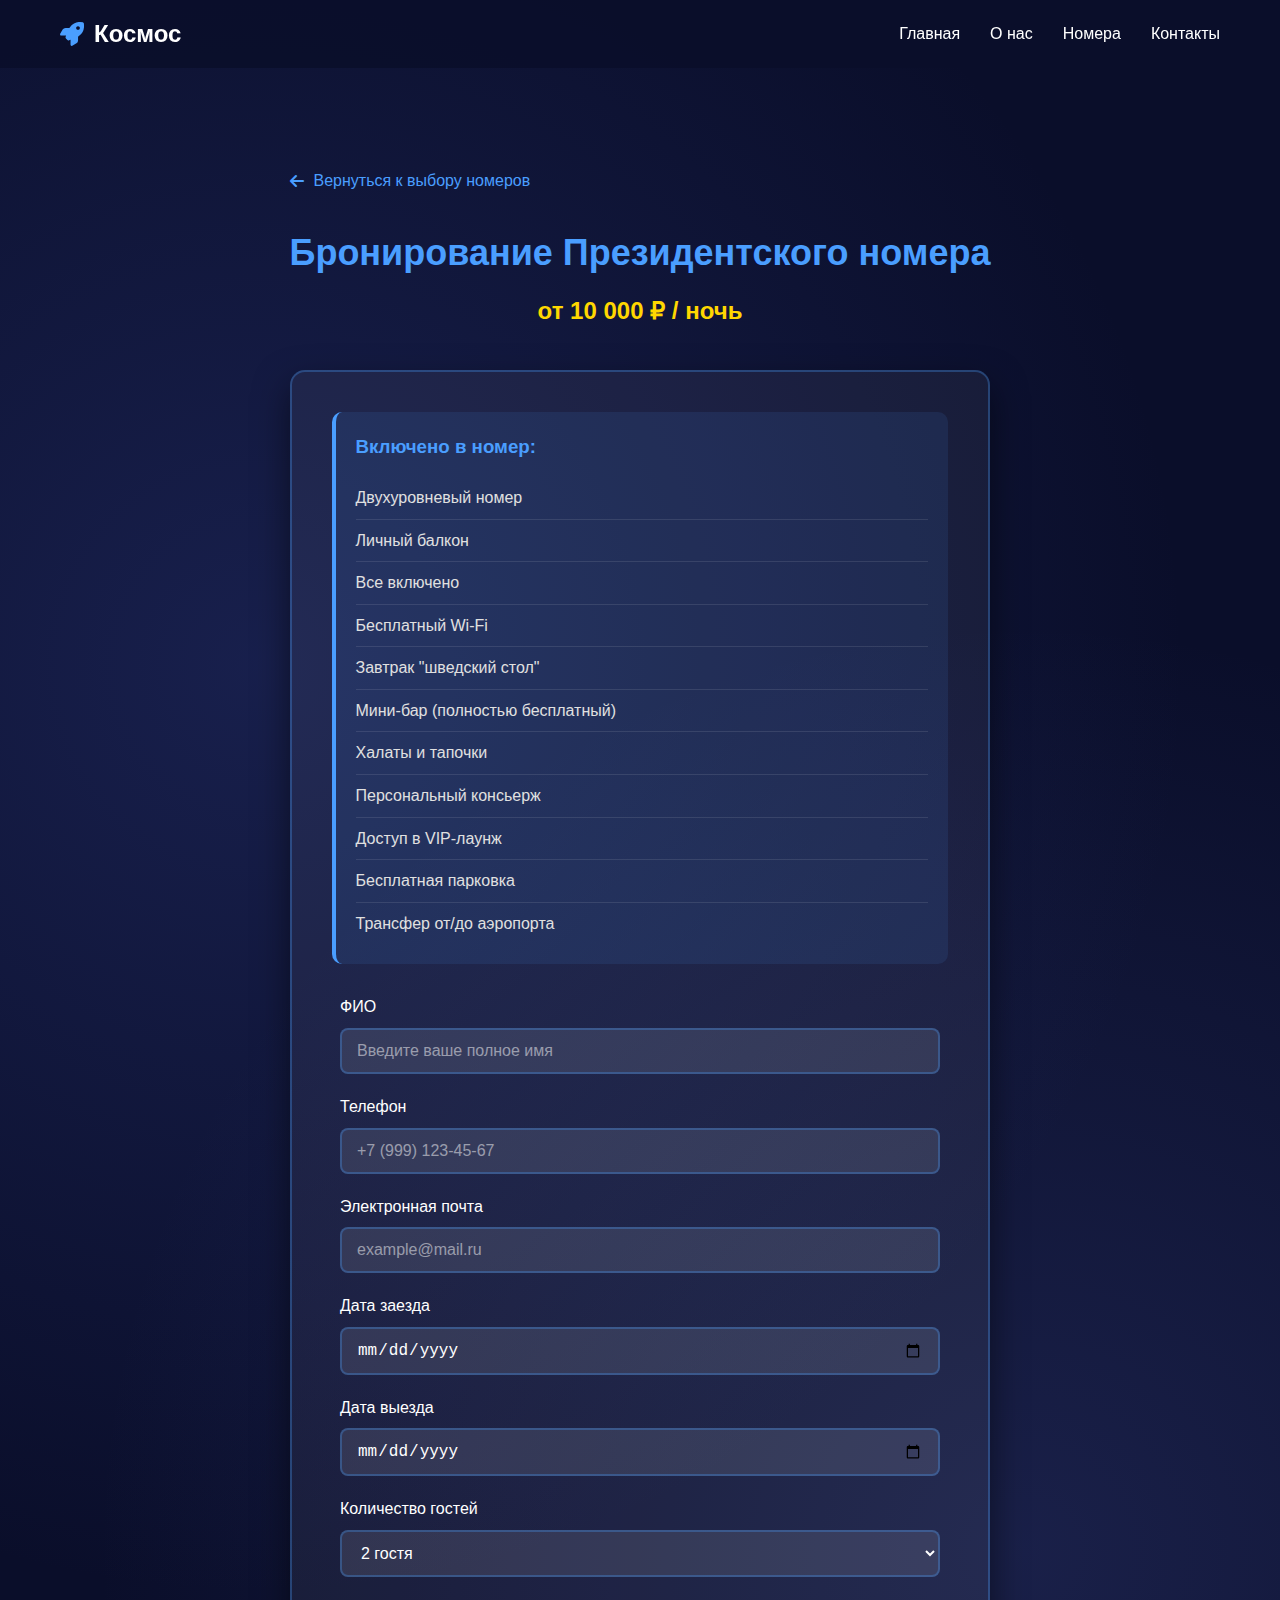
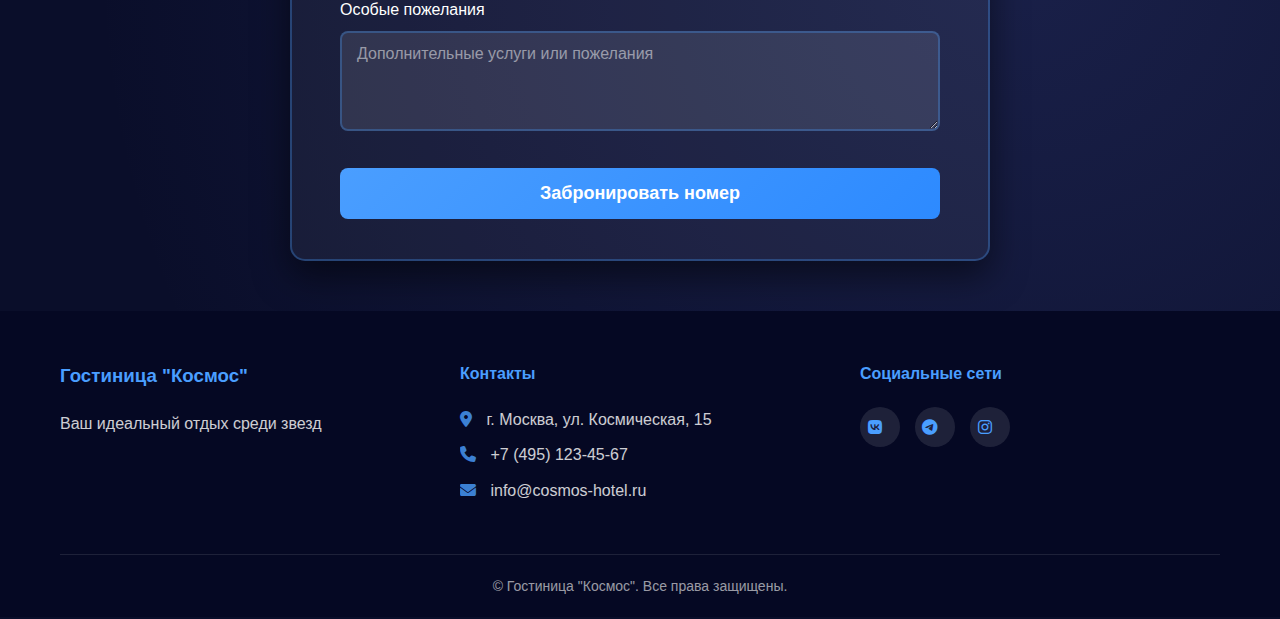
<file: гостиница/booking-presidential.html>
<!DOCTYPE html>
<html lang="ru">

<head>
    <meta charset="UTF-8">
    <meta name="viewport" content="width=device-width, initial-scale=1.0">
    <title>Бронирование Президентского номера | Гостиница "Космос"</title>
   
    <link rel="stylesheet" href="style.css">
    <link rel="stylesheet" href="https://cdnjs.cloudflare.com/ajax/libs/font-awesome/6.4.0/css/all.min.css">
</head>

<body class="booking-page">
    <header class="header">
        <div class="container">
            <div class="logo">
                <i class="fas fa-rocket"></i>
                <h1>Космос</h1>
            </div>
            <nav class="nav">
                <a href="index.html#home">Главная</a>
                <a href="index.html#services">О нас</a>
                <a href="index.html#rooms">Номера</a>
                <a href="index.html#contacts">Контакты</a>
            </nav>
        </div>
    </header>

    <main class="booking-container">
        <a href="index.html#rooms" class="back-link">
            <i class="fas fa-arrow-left"></i> Вернуться к выбору номеров
        </a>

        <div class="booking-header">
            <h2>Бронирование Президентского номера</h2>
            <p>от 10 000 ₽ / ночь</p>
        </div>

        <div class="booking-form-wrapper">
            <div class="room-details">
                <h3>Включено в номер:</h3>
                <ul>
                    <li>Двухуровневый номер</li>
                    <li>Личный балкон</li>
                    <li>Все включено</li>
                    <li>Бесплатный Wi-Fi</li>
                    <li>Завтрак "шведский стол"</li>
                    <li>Мини-бар (полностью бесплатный)</li>
                    <li>Халаты и тапочки</li>
                    <li>Персональный консьерж</li>
                    <li>Доступ в VIP-лаунж</li>
                    <li>Бесплатная парковка</li>
                    <li>Трансфер от/до аэропорта</li>
                </ul>
            </div>

            <form class="booking-form" action="#" method="POST">
                <div class="form-group">
                    <label for="fullname">ФИО</label>
                    <input type="text" id="fullname" name="fullname" placeholder="Введите ваше полное имя" required>
                </div>

                <div class="form-group">
                    <label for="phone">Телефон</label>
                    <input type="tel" id="phone" name="phone" placeholder="+7 (999) 123-45-67" required>
                </div>

                <div class="form-group">
                    <label for="email">Электронная почта</label>
                    <input type="email" id="email" name="email" placeholder="example@mail.ru" required>
                </div>

                <div class="form-group">
                    <label for="checkin">Дата заезда</label>
                    <input type="date" id="checkin" name="checkin" required>
                </div>

                <div class="form-group">
                    <label for="checkout">Дата выезда</label>
                    <input type="date" id="checkout" name="checkout" required>
                </div>

                <div class="form-group">
                    <label for="guests">Количество гостей</label>
                    <select id="guests" name="guests" required>
                        <option value="">Выберите количество</option>
                        <option value="1">1 гость</option>
                        <option value="2" selected>2 гостя</option>
                        <option value="3">3 гостя</option>
                        <option value="4">4 гостя</option>
                    </select>
                </div>

                <div class="form-group">
                    <label for="special_requests">Особые пожелания</label>
                    <textarea id="special_requests" name="special_requests"
                        placeholder="Дополнительные услуги или пожелания" rows="4"></textarea>
                </div>

                <button type="submit" class="submit-btn">Забронировать номер</button>
            </form>
        </div>
    </main>

    <footer class="footer">
        <div class="container">
            <div class="footer-content">
                <div class="footer-section">
                    <h3>Гостиница "Космос"</h3>
                    <p>Ваш идеальный отдых среди звезд</p>
                </div>

                <div class="footer-section">
                    <h4>Контакты</h4>
                    <p><i class="fas fa-map-marker-alt"></i> г. Москва, ул. Космическая, 15</p>
                    <p><i class="fas fa-phone"></i> +7 (495) 123-45-67</p>
                    <p><i class="fas fa-envelope"></i> info@cosmos-hotel.ru</p>
                </div>

                <div class="footer-section">
                    <h4>Социальные сети</h4>
                    <div class="social-links">
                        <a href="#"><i class="fab fa-vk"></i></a>
                        <a href="#"><i class="fab fa-telegram"></i></a>
                        <a href="#"><i class="fab fa-instagram"></i></a>
                    </div>
                </div>
            </div>

            <div class="footer-bottom">
                <p>&copy; Гостиница "Космос". Все права защищены.</p>
            </div>
        </div>
    </footer>
</body>

</html>
</file>
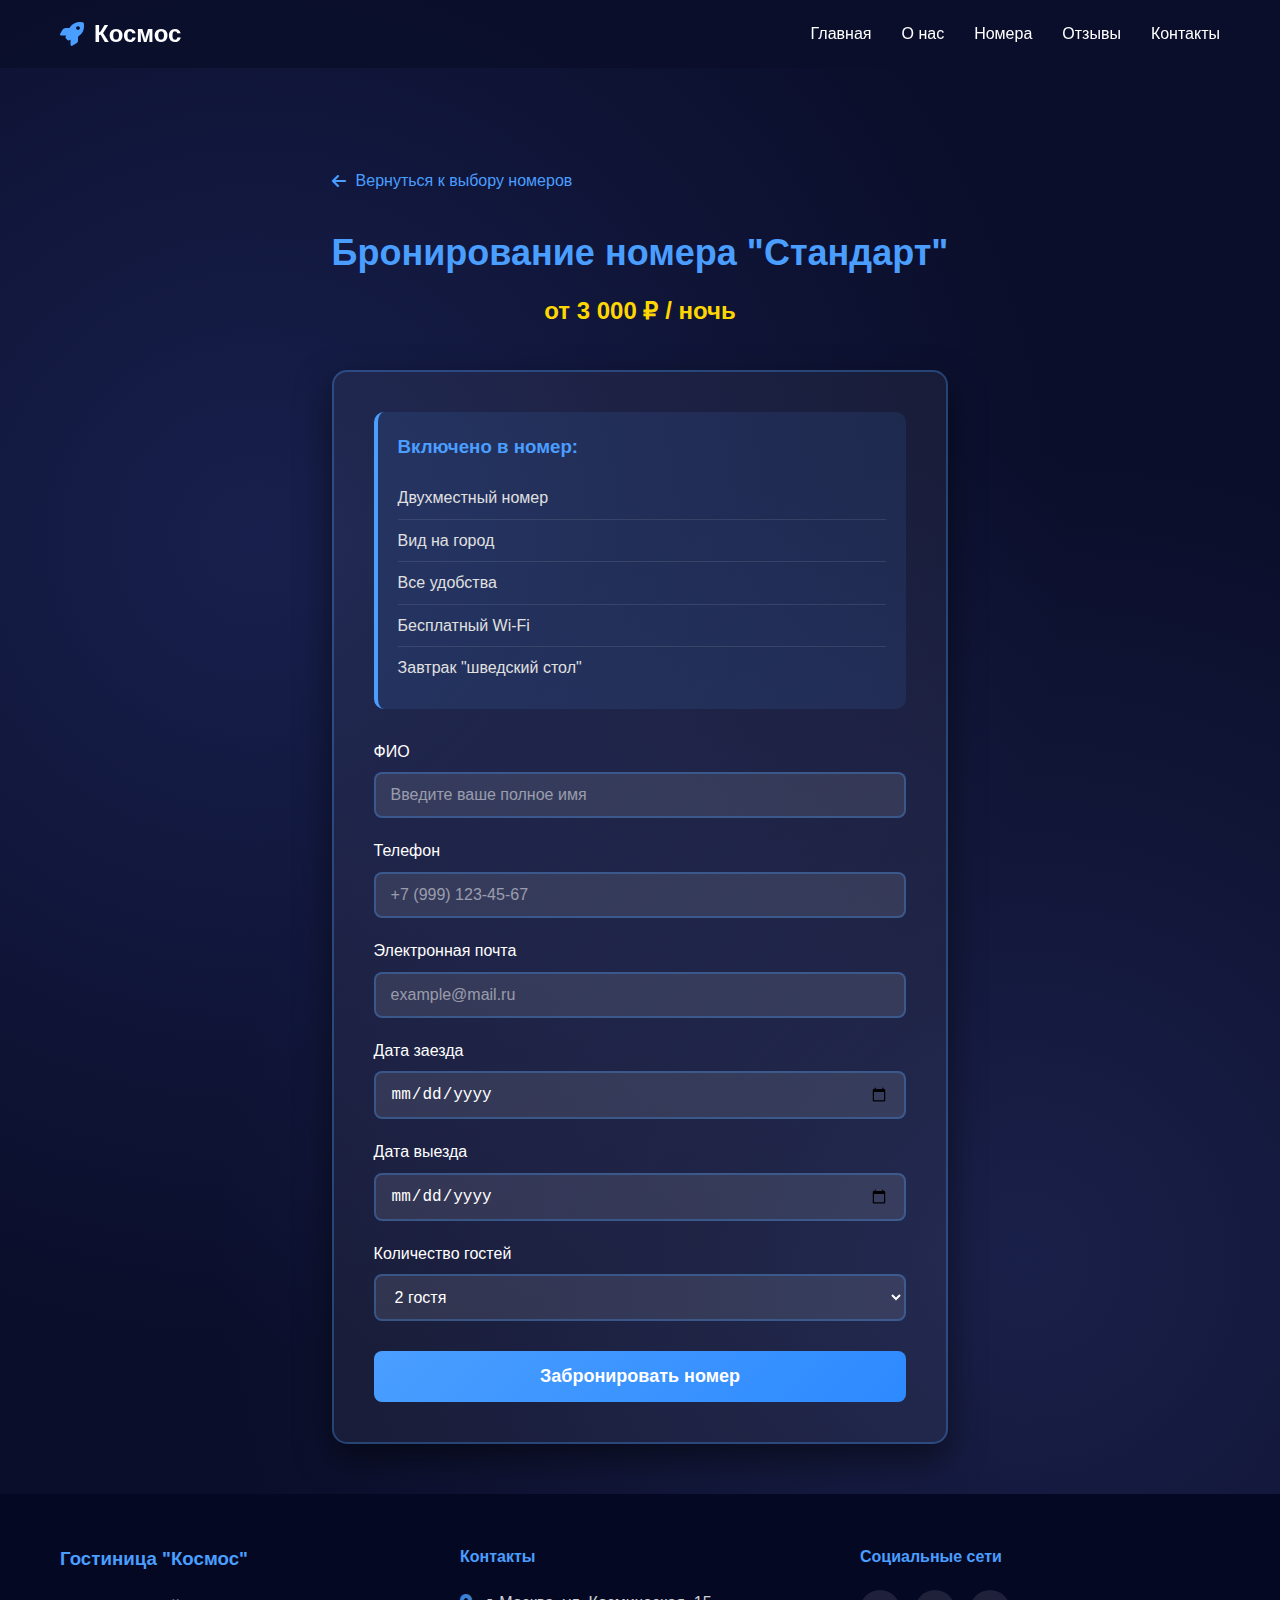
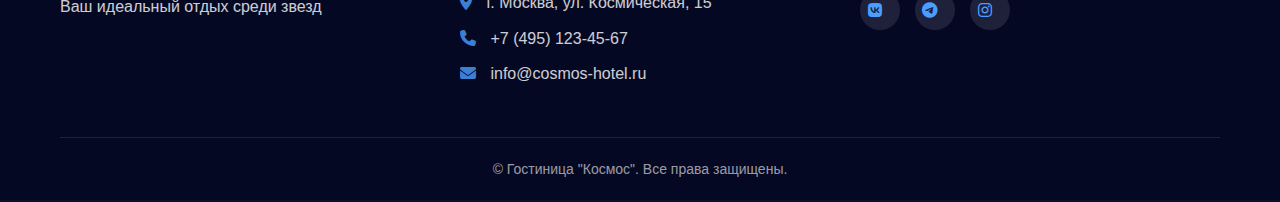
<file: гостиница/booking-standard.html>
<!DOCTYPE html>
<html lang="ru">

<head>
    <meta charset="UTF-8">
    <meta name="viewport" content="width=device-width, initial-scale=1.0">
    <title>Бронирование номера Стандарт | Гостиница "Космос"</title>
    
    <link rel="stylesheet" href="style.css">
    <link rel="stylesheet" href="https://cdnjs.cloudflare.com/ajax/libs/font-awesome/6.4.0/css/all.min.css">
</head>

<body class="booking-page">
    <header class="header">
        <div class="container">
            <div class="logo">
                <i class="fas fa-rocket"></i>
                <h1>Космос</h1>
            </div>
            <nav class="nav">
                <a href="index.html#home">Главная</a>
                <a href="index.html#services">О нас</a>
                <a href="index.html#rooms">Номера</a>
                <a href="index.html#testimonials">Отзывы</a>
                <a href="index.html#contacts">Контакты</a>
            </nav>
        </div>
    </header>

    <main class="booking-container">
        <a href="index.html#rooms" class="back-link">
            <i class="fas fa-arrow-left"></i> Вернуться к выбору номеров
        </a>

        <div class="booking-header">
            <h2>Бронирование номера "Стандарт"</h2>
            <p>от 3 000 ₽ / ночь</p>
        </div>

        <div class="booking-form-wrapper">
            <div class="room-details">
                <h3>Включено в номер:</h3>
                <ul>
                    <li>Двухместный номер</li>
                    <li>Вид на город</li>
                    <li>Все удобства</li>
                    <li>Бесплатный Wi-Fi</li>
                    <li>Завтрак "шведский стол"</li>
                </ul>
            </div>

            <form class="booking-form" action="#" method="POST">
                <div class="form-group">
                    <label for="fullname">ФИО</label>
                    <input type="text" id="fullname" name="fullname" placeholder="Введите ваше полное имя" required>
                </div>

                <div class="form-group">
                    <label for="phone">Телефон</label>
                    <input type="tel" id="phone" name="phone" placeholder="+7 (999) 123-45-67" required>
                </div>

                <div class="form-group">
                    <label for="email">Электронная почта</label>
                    <input type="email" id="email" name="email" placeholder="example@mail.ru" required>
                </div>

                <div class="form-group">
                    <label for="checkin">Дата заезда</label>
                    <input type="date" id="checkin" name="checkin" required>
                </div>

                <div class="form-group">
                    <label for="checkout">Дата выезда</label>
                    <input type="date" id="checkout" name="checkout" required>
                </div>

                <div class="form-group">
                    <label for="guests">Количество гостей</label>
                    <select id="guests" name="guests" required>
                        <option value="">Выберите количество</option>
                        <option value="1">1 гость</option>
                        <option value="2" selected>2 гостя</option>
                        <option value="3">3 гостя</option>
                        <option value="4">4 гостя</option>
                    </select>
                </div>
                    
                <button type="submit" class="submit-btn">Забронировать номер</button>
            </form>
        </div>
    </main>

    <footer class="footer">
        <div class="container">
            <div class="footer-content">
                <div class="footer-section">
                    <h3>Гостиница "Космос"</h3>
                    <p>Ваш идеальный отдых среди звезд</p>
                </div>

                <div class="footer-section">
                    <h4>Контакты</h4>
                    <p><i class="fas fa-map-marker-alt"></i> г. Москва, ул. Космическая, 15</p>
                    <p><i class="fas fa-phone"></i> +7 (495) 123-45-67</p>
                    <p><i class="fas fa-envelope"></i> info@cosmos-hotel.ru</p>
                </div>

                <div class="footer-section">
                    <h4>Социальные сети</h4>
                    <div class="social-links">
                        <a href="#"><i class="fab fa-vk"></i></a>
                        <a href="#"><i class="fab fa-telegram"></i></a>
                        <a href="#"><i class="fab fa-instagram"></i></a>
                    </div>
                </div>
            </div>

            <div class="footer-bottom">
                <p>&copy; Гостиница "Космос". Все права защищены.</p>
            </div>
        </div>
    </footer>
    
</body>
<script>
    document.addEventListener('DOMContentLoaded', function () {
        const checkinInput = document.getElementById('checkin');
        const checkoutInput = document.getElementById('checkout');

        // Устанавливаем текущую дату как минимальную для заезда
        const today = new Date().toISOString().split('T')[0];
        checkinInput.min = today;

        // При изменении даты заезда обновляем минимальную дату выезда
        checkinInput.addEventListener('change', function () {
            if (this.value) {
                const checkinDate = new Date(this.value);
                const nextDay = new Date(checkinDate);
                nextDay.setDate(checkinDate.getDate() + 1);

                checkoutInput.min = nextDay.toISOString().split('T')[0];

                // Если текущая дата выезда раньше новой минимальной, сбрасываем ее
                if (checkoutInput.value && checkoutInput.value < checkoutInput.min) {
                    checkoutInput.value = '';
                }
            }
        });

        // Инициализируем минимальную дату выезда (завтра)
        const tomorrow = new Date();
        tomorrow.setDate(tomorrow.getDate() + 1);
        checkoutInput.min = tomorrow.toISOString().split('T')[0];
    });
</script>
</html>
</file>
<file: гостиница/style.css>
/* Общие стили */
* {
    margin: 0;
    padding: 0;
    box-sizing: border-box;
}

html {
    scroll-behavior: smooth;
    /* Плавная прокрутка для всего сайта */
    scroll-padding-top: 80px;
    /* Отступ сверху для якорных ссылок */
}

body {
    font-family: Arial, sans-serif;
    line-height: 1.6;
    color: #333;
    background-color: #0a0e2a;
    /* Темно-синий фон */
    background-image:
        radial-gradient(circle at 20% 30%, rgba(56, 72, 156, 0.3) 0%, transparent 50%),
        radial-gradient(circle at 80% 70%, rgba(88, 104, 196, 0.2) 0%, transparent 50%);
    min-height: 100vh;
    display: flex;
    flex-direction: column;
}

.container {
    max-width: 1200px;
    margin: 0 auto;
    padding: 0 20px;
}

/* Шапка */
.header {
    background-color: rgba(10, 14, 42, 0.9);
    padding: 15px 0;
    position: sticky;
    top: 0;
    z-index: 100;
}

.header .container {
    display: flex;
    justify-content: space-between;
    align-items: center;
}

.logo {
    display: flex;
    align-items: center;
    gap: 10px;
    color: white;
}

.logo i {
    font-size: 24px;
    color: #4a9eff;
}

.logo h1 {
    font-size: 24px;
}

.nav {
    display: flex;
    gap: 30px;
}

.nav a {
    color: white;
    text-decoration: none;
    transition: color 0.3s;
    position: relative;
}

.nav a:hover {
    color: #4a9eff;
}

/* Эффект подчеркивания для активных ссылок */
.nav a::after {
    content: '';
    position: absolute;
    width: 0;
    height: 2px;
    bottom: -5px;
    left: 0;
    background-color: #4a9eff;
    transition: width 0.3s;
}

.nav a:hover::after {
    width: 100%;
}

/* Главная секция */
.main {
    flex: 1;
}

.hero {
    background: linear-gradient(rgba(10, 14, 42, 0.7), rgba(10, 14, 42, 0.9)),
        url('https://images.unsplash.com/photo-1446776653964-20c1d3a81b06?ixlib=rb-4.0.3&auto=format&fit=crop&w=1350&q=80');
    background-size: cover;
    background-position: center;
    color: white;
    text-align: center;
    padding: 100px 0;
    margin-bottom: 50px;
}

.hero h2 {
    font-size: 36px;
    margin-bottom: 20px;
}

.hero p {
    font-size: 18px;
    margin-bottom: 30px;
    opacity: 0.9;
}

.btn {
    display: inline-block;
    background-color: #4a9eff;
    color: white;
    padding: 12px 30px;
    border-radius: 5px;
    text-decoration: none;
    font-weight: bold;
    transition: background-color 0.3s;
}

.btn:hover {
    background-color: #2d8aff;
}

/* О гостинице */
.about {
    background-color: rgba(255, 255, 255, 0.05);
    padding: 60px 0;
    margin: 30px 0;
    scroll-margin-top: 80px;
    /* Отступ при скролле к якорю */
}

.about h2 {
    text-align: center;
    color: white;
    margin-bottom: 40px;
    font-size: 32px;
}

.about-content {
    display: flex;
    gap: 50px;
    align-items: center;
}

.about-text {
    flex: 1;
    color: #e0e0e0;
}

.about-text ul {
    margin: 20px 0;
    padding-left: 20px;
}

.about-text li {
    margin-bottom: 10px;
}

.about-image {
    flex: 1;
    height: 350px;
    border-radius: 15px;
    overflow: hidden;
    position: relative;
    background: linear-gradient(135deg, #0a0e2a 0%, #1a237e 50%, #283593 100%);
    box-shadow: 0 15px 35px rgba(0, 0, 0, 0.5);
}

.about-image img {
    width: 100%;
    height: 100%;
    object-fit: cover;
    transition: transform 0.5s ease;
}

.about-image:hover img {
    transform: scale(1.05);
}

/* Номера */
.rooms {
    padding: 60px 0;
    background-color: rgba(255, 255, 255, 0.03);
    scroll-margin-top: 80px;
    /* Отступ при скролле к якорю */
}

.rooms h2 {
    text-align: center;
    color: white;
    margin-bottom: 40px;
    font-size: 32px;
}

.rooms-grid {
    display: grid;
    grid-template-columns: repeat(auto-fit, minmax(300px, 1fr));
    gap: 30px;
}

.room-card {
    background-color: rgba(255, 255, 255, 0.1);
    padding: 30px;
    border-radius: 10px;
    color: white;
    transition: transform 0.3s;
}

.room-card:hover {
    transform: translateY(-5px);
}

.room-card h3 {
    color: #4a9eff;
    margin-bottom: 15px;
    font-size: 24px;
}

.room-card>p {
    font-size: 20px;
    font-weight: bold;
    margin-bottom: 20px;
    color: #ffd700;
}

.room-card ul {
    list-style: none;
}

.room-card li {
    padding: 8px 0;
    border-bottom: 1px solid rgba(255, 255, 255, 0.1);
}

.room-card li:last-child {
    border-bottom: none;
}

/* Подвал */
.footer {
    background-color: #050823;
    color: white;
    padding: 50px 0 20px;
    margin-top: auto;
    scroll-margin-top: 80px;
    /* Отступ при скролле к якорю */
}

.footer-content {
    display: grid;
    grid-template-columns: repeat(auto-fit, minmax(250px, 1fr));
    gap: 40px;
    margin-bottom: 40px;
}

.footer-section h3,
.footer-section h4 {
    color: #4a9eff;
    margin-bottom: 20px;
}

.footer-section p {
    margin-bottom: 10px;
    opacity: 0.8;
}

.footer-section i {
    margin-right: 10px;
    color: #4a9eff;
}

.social-links {
    display: flex;
    gap: 15px;
}

.social-links a {
    display: inline-flex;
    align-items: center;
    justify-content: center;
    width: 40px;
    height: 40px;
    background-color: rgba(255, 255, 255, 0.1);
    border-radius: 50%;
    color: white;
    text-decoration: none;
    transition: all 0.3s;
}

.social-links a:hover {
    background-color: #4a9eff;
    transform: translateY(-3px);
}

.footer-bottom {
    text-align: center;
    padding-top: 20px;
    border-top: 1px solid rgba(255, 255, 255, 0.1);
    color: rgba(255, 255, 255, 0.6);
    font-size: 14px;
}

/* Адаптивность */
@media (max-width: 768px) {
    .header .container {
        flex-direction: column;
        gap: 15px;
    }

    .nav {
        flex-wrap: wrap;
        justify-content: center;
        gap: 15px;
    }

    .about-content {
        flex-direction: column;
    }

    .about-image {
        width: 100%;
        height: 300px;
    }

    .hero h2 {
        font-size: 28px;
    }

    .hero p {
        font-size: 16px;
    }

    html {
        scroll-padding-top: 100px;
        /* Больший отступ для мобильных */
    }

    .about,
    .rooms,
    .footer {
        scroll-margin-top: 100px;
        /* Больший отступ для мобильных */
    }
}

@media (max-width: 480px) {
    .rooms-grid {
        grid-template-columns: 1fr;
    }

    .footer-content {
        grid-template-columns: 1fr;
    }
}



.modal {
    display: none;
    position: fixed;
    top: 0;
    left: 0;
    width: 100%;
    height: 100%;
    background-color: rgba(0, 0, 0, 0.8);
    z-index: 1000;
    align-items: center;
    justify-content: center;
}

.modal:target {
    display: flex;
}

.modal-content {
    background-color: #0a0e2a;
    border: 2px solid #4a9eff;
    border-radius: 15px;
    width: 90%;
    max-width: 500px;
    padding: 30px;
    position: relative;
    animation: modalAppear 0.3s ease-out;
    box-shadow: 0 0 50px rgba(74, 158, 255, 0.3);
}

@keyframes modalAppear {
    from {
        opacity: 0;
        transform: translateY(-50px);
    }

    to {
        opacity: 1;
        transform: translateY(0);
    }
}

.close-btn {
    position: absolute;
    top: 15px;
    right: 20px;
    font-size: 28px;
    color: #4a9eff;
    text-decoration: none;
    cursor: pointer;
    transition: color 0.3s;
    background: none;
    border: none;
    width: 30px;
    height: 30px;
    display: flex;
    align-items: center;
    justify-content: center;
}

.close-btn:hover {
    color: #2d8aff;
}

.modal h2 {
    color: white;
    text-align: center;
    margin-bottom: 20px;
    font-size: 28px;
}

.room-info {
    background-color: rgba(74, 158, 255, 0.1);
    padding: 15px;
    border-radius: 8px;
    margin-bottom: 25px;
    color: #4a9eff;
    text-align: center;
    border-left: 4px solid #4a9eff;
}

/* Стили для формы */
.form-group {
    margin-bottom: 20px;
}

.form-group label {
    display: block;
    color: white;
    margin-bottom: 8px;
    font-size: 16px;
}

.form-group input,
.form-group select {
    width: 100%;
    padding: 12px 15px;
    border: 2px solid rgba(74, 158, 255, 0.3);
    border-radius: 8px;
    background-color: rgba(255, 255, 255, 0.1);
    color: white;
    font-size: 16px;
    transition: border-color 0.3s;
}

.form-group input:focus,
.form-group select:focus {
    outline: none;
    border-color: #4a9eff;
    box-shadow: 0 0 10px rgba(74, 158, 255, 0.3);
}

.form-group input::placeholder {
    color: rgba(255, 255, 255, 0.5);
}

.submit-btn {
    width: 100%;
    padding: 15px;
    background: linear-gradient(135deg, #4a9eff, #2d8aff);
    color: white;
    border: none;
    border-radius: 8px;
    font-size: 18px;
    font-weight: bold;
    cursor: pointer;
    transition: all 0.3s;
    margin-top: 10px;
}

.submit-btn:hover {
    background: linear-gradient(135deg, #2d8aff, #4a9eff);
    transform: translateY(-2px);
    box-shadow: 0 5px 15px rgba(74, 158, 255, 0.4);
}

.book-btn {
    display: block;
    margin-top: 20px;
    text-align: center;
    width: 100%;
}

/* Страница бронирования */
.booking-page {
    background-color: #0a0e2a;
    min-height: 100vh;
    display: flex;
    flex-direction: column;
}

.booking-container {
    max-width: 800px;
    margin: 100px auto 50px;
    padding: 0 20px;
    flex: 1;
}

.booking-header {
    text-align: center;
    margin-bottom: 40px;
}

.booking-header h2 {
    color: #4a9eff;
    font-size: 36px;
    margin-bottom: 10px;
}

.booking-header p {
    color: #ffd700;
    font-size: 24px;
    font-weight: bold;
}

.booking-form-wrapper {
    background-color: rgba(255, 255, 255, 0.05);
    border-radius: 15px;
    padding: 40px;
    border: 2px solid rgba(74, 158, 255, 0.3);
    box-shadow: 0 15px 35px rgba(0, 0, 0, 0.5);
}

.back-link {
    display: inline-flex;
    align-items: center;
    gap: 10px;
    color: #4a9eff;
    text-decoration: none;
    margin-bottom: 30px;
    transition: color 0.3s;
}

.back-link:hover {
    color: #2d8aff;
}

.room-details {
    background-color: rgba(74, 158, 255, 0.1);
    padding: 20px;
    border-radius: 10px;
    margin-bottom: 30px;
    border-left: 4px solid #4a9eff;
}

.room-details h3 {
    color: #4a9eff;
    margin-bottom: 15px;
}

.room-details ul {
    list-style: none;
    color: #e0e0e0;
}

.room-details li {
    padding: 8px 0;
    border-bottom: 1px solid rgba(255, 255, 255, 0.1);
}

.room-details li:last-child {
    border-bottom: none;
}

.form-group textarea {
    width: 100%;
    padding: 12px 15px;
    border: 2px solid rgba(74, 158, 255, 0.3);
    border-radius: 8px;
    background-color: rgba(255, 255, 255, 0.1);
    color: white;
    font-size: 16px;
    font-family: Arial, sans-serif;
    transition: border-color 0.3s;
    resize: vertical;
    min-height: 100px;
}

.form-group textarea:focus {
    outline: none;
    border-color: #4a9eff;
    box-shadow: 0 0 10px rgba(74, 158, 255, 0.3);
}

.form-group textarea::placeholder {
    color: rgba(255, 255, 255, 0.5);
}

.booking-form {
    max-width: 600px;
    margin: 0 auto;
}
</file>
<file: style.css>
/* Общие стили */
* {
    margin: 0;
    padding: 0;
    box-sizing: border-box;
}

html {
    scroll-behavior: smooth;
    /* Плавная прокрутка для всего сайта */
    scroll-padding-top: 80px;
    /* Отступ сверху для якорных ссылок */
}
/* Добавьте перед медиа-запросами */

/* Секция отзывов */
.testimonials {
    padding: 60px 0;
    background: linear-gradient(135deg, rgba(10, 14, 42, 0.7), rgba(26, 35, 126, 0.7));
    margin: 30px 0;
    position: relative;
    overflow: hidden;
}

.testimonials::before {
    content: "✧";
    position: absolute;
    font-size: 300px;
    color: rgba(74, 158, 255, 0.05);
    top: 50%;
    left: 50%;
    transform: translate(-50%, -50%);
    pointer-events: none;
}

.testimonials h2 {
    text-align: center;
    color: white;
    margin-bottom: 40px;
    font-size: 32px;
    position: relative;
    z-index: 1;
}

.testimonials-grid {
    display: grid;
    grid-template-columns: repeat(auto-fit, minmax(300px, 1fr));
    gap: 30px;
    position: relative;
    z-index: 1;
}

.testimonial-card {
    background-color: rgba(255, 255, 255, 0.08);
    padding: 30px;
    border-radius: 15px;
    border: 1px solid rgba(74, 158, 255, 0.2);
    transition: all 0.3s ease;
    backdrop-filter: blur(10px);
}

.testimonial-card:hover {
    background-color: rgba(255, 255, 255, 0.12);
    border-color: rgba(74, 158, 255, 0.4);
    transform: translateY(-5px);
    box-shadow: 0 10px 30px rgba(74, 158, 255, 0.15);
}

.stars {
    color: #ffd700;
    font-size: 18px;
    margin-bottom: 15px;
    letter-spacing: 2px;
}

.testimonial-card p {
    color: #e0e0e0;
    font-style: italic;
    line-height: 1.8;
    margin-bottom: 15px;
}

.author {
    color: #4a9eff;
    font-weight: bold;
    display: block;
    text-align: right;
    font-size: 14px;
}

/* Улучшение кнопок */
.btn {
    position: relative;
    overflow: hidden;
    transition: all 0.3s ease;
    box-shadow: 0 5px 15px rgba(74, 158, 255, 0.3);
}

.btn::after {
    content: '';
    position: absolute;
    top: 50%;
    left: 50%;
    width: 5px;
    height: 5px;
    background: rgba(255, 255, 255, 0.5);
    opacity: 0;
    border-radius: 100%;
    transform: scale(1, 1) translate(-50%);
    transform-origin: 50% 50%;
}

.btn:hover::after {
    animation: ripple 1s ease-out;
}

@keyframes ripple {
    0% {
        transform: scale(0, 0);
        opacity: 0.5;
    }

    100% {
        transform: scale(20, 20);
        opacity: 0;
    }
}

/* Улучшение карточек номеров */
.room-card {
    position: relative;
    overflow: hidden;
    border: 1px solid transparent;
    transition: all 0.4s ease;
}

.room-card::before {
    content: '';
    position: absolute;
    top: 0;
    left: 0;
    width: 100%;
    height: 4px;
    background: linear-gradient(90deg, #4a9eff, #2d8aff);
    transform: translateX(-100%);
    transition: transform 0.5s ease;
}

.room-card:hover::before {
    transform: translateX(0);
}

.room-card:hover {
    border-color: rgba(74, 158, 255, 0.3);
    box-shadow: 0 15px 35px rgba(0, 0, 0, 0.3);
}

/* Анимация появления элементов */
.room-card,
.testimonial-card,
.about-content {
    animation: fadeInUp 0.6s ease-out forwards;
    opacity: 0;
}

.room-card:nth-child(1) {
    animation-delay: 0.1s;
}

.room-card:nth-child(2) {
    animation-delay: 0.2s;
}

.room-card:nth-child(3) {
    animation-delay: 0.3s;
}

@keyframes fadeInUp {
    from {
        opacity: 0;
        transform: translateY(20px);
    }

    to {
        opacity: 1;
        transform: translateY(0);
    }
}
body {
    font-family: Arial, sans-serif;
    line-height: 1.6;
    color: #333;
    background-color: #0a0e2a;
    /* Темно-синий фон */
    background-image:
        radial-gradient(circle at 20% 30%, rgba(56, 72, 156, 0.3) 0%, transparent 50%),
        radial-gradient(circle at 80% 70%, rgba(88, 104, 196, 0.2) 0%, transparent 50%);
    min-height: 100vh;
    display: flex;
    flex-direction: column;
}

.container {
    max-width: 1200px;
    margin: 0 auto;
    padding: 0 20px;
}

/* Шапка */
.header {
    background-color: rgba(10, 14, 42, 0.9);
    padding: 15px 0;
    position: sticky;
    top: 0;
    z-index: 100;
}

.header .container {
    display: flex;
    justify-content: space-between;
    align-items: center;
}

.logo {
    display: flex;
    align-items: center;
    gap: 10px;
    color: white;
}

.logo i {
    font-size: 24px;
    color: #4a9eff;
}

.logo h1 {
    font-size: 24px;
}

.nav {
    display: flex;
    gap: 30px;
}

.nav a {
    color: white;
    text-decoration: none;
    transition: color 0.3s;
    position: relative;
}

.nav a:hover {
    color: #4a9eff;
}

/* Эффект подчеркивания для активных ссылок */
.nav a::after {
    content: '';
    position: absolute;
    width: 0;
    height: 2px;
    bottom: -5px;
    left: 0;
    background-color: #4a9eff;
    transition: width 0.3s;
}

.nav a:hover::after {
    width: 100%;
}

.main {
    flex: 1;
}

.hero {
    background: linear-gradient(rgba(10, 14, 42, 0.7), rgba(10, 14, 42, 0.9)),
        url('https://images.unsplash.com/photo-1446776653964-20c1d3a81b06?ixlib=rb-4.0.3&auto=format&fit=crop&w=1350&q=80');
    background-size: cover;
    background-position: center;
    color: white;
    text-align: center;
    padding: 100px 0;
    margin-bottom: 50px;
}

.hero h2 {
    font-size: 36px;
    margin-bottom: 20px;
}

.hero p {
    font-size: 18px;
    margin-bottom: 30px;
    opacity: 0.9;
}

.btn {
    display: inline-block;
    background-color: #4a9eff;
    color: white;
    padding: 12px 30px;
    border-radius: 5px;
    text-decoration: none;
    font-weight: bold;
    transition: background-color 0.3s;
}

.btn:hover {
    background-color: #2d8aff;
}

/* О гостинице */
.about {
    background-color: rgba(255, 255, 255, 0.05);
    padding: 60px 0;
    margin: 30px 0;
    scroll-margin-top: 80px;
    /* Отступ при скролле к якорю */
}

.about h2 {
    text-align: center;
    color: white;
    margin-bottom: 40px;
    font-size: 32px;
}

.about-content {
    display: flex;
    gap: 50px;
    align-items: center;
}

.about-text {
    flex: 1;
    color: #e0e0e0;
}

.about-text ul {
    margin: 20px 0;
    padding-left: 20px;
}

.about-text li {
    margin-bottom: 10px;
}

.about-image {
    flex: 1;
    height: 350px;
    border-radius: 15px;
    overflow: hidden;
    position: relative;
    background: linear-gradient(135deg, #0a0e2a 0%, #1a237e 50%, #283593 100%);
    box-shadow: 0 15px 35px rgba(0, 0, 0, 0.5);
}

.about-image img {
    width: 100%;
    height: 100%;
    object-fit: cover;
    transition: transform 0.5s ease;
}

.about-image:hover img {
    transform: scale(1.05);
}

/* Номера */
.rooms {
    padding: 60px 0;
    background-color: rgba(255, 255, 255, 0.03);
    scroll-margin-top: 80px;
    /* Отступ при скролле к якорю */
}

.rooms h2 {
    text-align: center;
    color: white;
    margin-bottom: 40px;
    font-size: 32px;
}

.rooms-grid {
    display: grid;
    grid-template-columns: repeat(auto-fit, minmax(300px, 1fr));
    gap: 30px;
}

.room-card {
    background-color: rgba(255, 255, 255, 0.1);
    padding: 30px;
    border-radius: 10px;
    color: white;
    transition: transform 0.3s;
}

.room-card:hover {
    transform: translateY(-5px);
}

.room-card h3 {
    color: #4a9eff;
    margin-bottom: 15px;
    font-size: 24px;
}

.room-card>p {
    font-size: 20px;
    font-weight: bold;
    margin-bottom: 20px;
    color: #ffd700;
}

.room-card ul {
    list-style: none;
}

.room-card li {
    padding: 8px 0;
    border-bottom: 1px solid rgba(255, 255, 255, 0.1);
}

.room-card li:last-child {
    border-bottom: none;
}

/* Подвал */
.footer {
    background-color: #050823;
    color: white;
    padding: 50px 0 20px;
    margin-top: auto;
    scroll-margin-top: 80px;
    /* Отступ при скролле к якорю */
}

.footer-content {
    display: grid;
    grid-template-columns: repeat(auto-fit, minmax(250px, 1fr));
    gap: 40px;
    margin-bottom: 40px;
}

.footer-section h3,
.footer-section h4 {
    color: #4a9eff;
    margin-bottom: 20px;
}

.footer-section p {
    margin-bottom: 10px;
    opacity: 0.8;
}

.footer-section i {
    margin-right: 10px;
    color: #4a9eff;
}

.social-links {
    display: flex;
    gap: 15px;
}

.social-links a {
    display: inline-flex;
    align-items: center;
    justify-content: center;
    width: 40px;
    height: 40px;
    background-color: rgba(255, 255, 255, 0.1);
    border-radius: 50%;
    color: white;
    text-decoration: none;
    transition: all 0.3s;
}

.social-links a:hover {
    background-color: #4a9eff;
    transform: translateY(-3px);
}

.footer-bottom {
    text-align: center;
    padding-top: 20px;
    border-top: 1px solid rgba(255, 255, 255, 0.1);
    color: rgba(255, 255, 255, 0.6);
    font-size: 14px;
}

/* Адаптивность */
@media (max-width: 768px) {
    .header .container {
        flex-direction: column;
        gap: 15px;
    }

    .nav {
        flex-wrap: wrap;
        justify-content: center;
        gap: 15px;
    }

    .about-content {
        flex-direction: column;
    }

    .about-image {
        width: 100%;
        height: 300px;
    }

    .hero h2 {
        font-size: 28px;
    }

    .hero p {
        font-size: 16px;
    }

    html {
        scroll-padding-top: 100px;
        /* Больший отступ для мобильных */
    }

    .about,
    .rooms,
    .footer {
        scroll-margin-top: 100px;
        /* Больший отступ для мобильных */
    }
}

@media (max-width: 480px) {
    .rooms-grid {
        grid-template-columns: 1fr;
    }

    .footer-content {
        grid-template-columns: 1fr;
    }
}



.modal {
    display: none;
    position: fixed;
    top: 0;
    left: 0;
    width: 100%;
    height: 100%;
    background-color: rgba(0, 0, 0, 0.8);
    z-index: 1000;
    align-items: center;
    justify-content: center;
}

.modal:target {
    display: flex;
}

.modal-content {
    background-color: #0a0e2a;
    border: 2px solid #4a9eff;
    border-radius: 15px;
    width: 90%;
    max-width: 500px;
    padding: 30px;
    position: relative;
    animation: modalAppear 0.3s ease-out;
    box-shadow: 0 0 50px rgba(74, 158, 255, 0.3);
}

@keyframes modalAppear {
    from {
        opacity: 0;
        transform: translateY(-50px);
    }

    to {
        opacity: 1;
        transform: translateY(0);
    }
}

.close-btn {
    position: absolute;
    top: 15px;
    right: 20px;
    font-size: 28px;
    color: #4a9eff;
    text-decoration: none;
    cursor: pointer;
    transition: color 0.3s;
    background: none;
    border: none;
    width: 30px;
    height: 30px;
    display: flex;
    align-items: center;
    justify-content: center;
}

.close-btn:hover {
    color: #2d8aff;
}

.modal h2 {
    color: white;
    text-align: center;
    margin-bottom: 20px;
    font-size: 28px;
}

.room-info {
    background-color: rgba(74, 158, 255, 0.1);
    padding: 15px;
    border-radius: 8px;
    margin-bottom: 25px;
    color: #4a9eff;
    text-align: center;
    border-left: 4px solid #4a9eff;
}

/* Стили для формы */
.form-group {
    margin-bottom: 20px;
}

.form-group label {
    display: block;
    color: white;
    margin-bottom: 8px;
    font-size: 16px;
}

.form-group input,
.form-group select {
    width: 100%;
    padding: 12px 15px;
    border: 2px solid rgba(74, 158, 255, 0.3);
    border-radius: 8px;
    background-color: rgba(255, 255, 255, 0.1);
    color: white;
    font-size: 16px;
    transition: border-color 0.3s;
}

.form-group input:focus,
.form-group select:focus {
    outline: none;
    border-color: #4a9eff;
    box-shadow: 0 0 10px rgba(74, 158, 255, 0.3);
}

.form-group input::placeholder {
    color: rgba(255, 255, 255, 0.5);
}

.submit-btn {
    width: 100%;
    padding: 15px;
    background: linear-gradient(135deg, #4a9eff, #2d8aff);
    color: white;
    border: none;
    border-radius: 8px;
    font-size: 18px;
    font-weight: bold;
    cursor: pointer;
    transition: all 0.3s;
    margin-top: 10px;
}

.submit-btn:hover {
    background: linear-gradient(135deg, #2d8aff, #4a9eff);
    transform: translateY(-2px);
    box-shadow: 0 5px 15px rgba(74, 158, 255, 0.4);
}

.book-btn {
    display: block;
    margin-top: 20px;
    text-align: center;
    width: 100%;
}

/* Страница бронирования */
.booking-page {
    background-color: #0a0e2a;
    min-height: 100vh;
    display: flex;
    flex-direction: column;
}

.booking-container {
    max-width: 800px;
    margin: 100px auto 50px;
    padding: 0 20px;
    flex: 1;
}

.booking-header {
    text-align: center;
    margin-bottom: 40px;
}

.booking-header h2 {
    color: #4a9eff;
    font-size: 36px;
    margin-bottom: 10px;
}

.booking-header p {
    color: #ffd700;
    font-size: 24px;
    font-weight: bold;
}

.booking-form-wrapper {
    background-color: rgba(255, 255, 255, 0.05);
    border-radius: 15px;
    padding: 40px;
    border: 2px solid rgba(74, 158, 255, 0.3);
    box-shadow: 0 15px 35px rgba(0, 0, 0, 0.5);
}

.back-link {
    display: inline-flex;
    align-items: center;
    gap: 10px;
    color: #4a9eff;
    text-decoration: none;
    margin-bottom: 30px;
    transition: color 0.3s;
}

.back-link:hover {
    color: #2d8aff;
}

.room-details {
    background-color: rgba(74, 158, 255, 0.1);
    padding: 20px;
    border-radius: 10px;
    margin-bottom: 30px;
    border-left: 4px solid #4a9eff;
}

.room-details h3 {
    color: #4a9eff;
    margin-bottom: 15px;
}

.room-details ul {
    list-style: none;
    color: #e0e0e0;
}

.room-details li {
    padding: 8px 0;
    border-bottom: 1px solid rgba(255, 255, 255, 0.1);
}

.room-details li:last-child {
    border-bottom: none;
}

.form-group textarea {
    width: 100%;
    padding: 12px 15px;
    border: 2px solid rgba(74, 158, 255, 0.3);
    border-radius: 8px;
    background-color: rgba(255, 255, 255, 0.1);
    color: white;
    font-size: 16px;
    font-family: Arial, sans-serif;
    transition: border-color 0.3s;
    resize: vertical;
    min-height: 100px;
}

.form-group textarea:focus {
    outline: none;
    border-color: #4a9eff;
    box-shadow: 0 0 10px rgba(74, 158, 255, 0.3);
}

.form-group textarea::placeholder {
    color: rgba(255, 255, 255, 0.5);
}

.booking-form {
    max-width: 600px;
    margin: 0 auto;
}

/* Обновляем правило для smooth scroll отступов */
.about,
.rooms,
.testimonials,
.footer {
    scroll-margin-top: 100px;
    /* Увеличиваем отступ для шапки */
}

/* Добавляем активное состояние для навигации */
.nav a.active {
    color: #4a9eff;
    font-weight: bold;
}

.nav a.active::after {
    width: 100%;
}

/* Обновляем медиа-запрос для мобильных */
@media (max-width: 768px) {

    .about,
    .rooms,
    .testimonials,
    .footer {
        scroll-margin-top: 120px;
        /* Больший отступ для мобильных */
    }
}


.location {
    padding: 60px 0;
    background: linear-gradient(135deg, rgba(10, 14, 42, 0.9), rgba(26, 35, 126, 0.9));
}

.map-wrapper {
    position: relative;
    border-radius: 15px;
    overflow: hidden;
    box-shadow: 0 20px 40px rgba(0, 0, 0, 0.4);
}

.map-overlay {
    position: absolute;
    bottom: 20px;
    left: 20px;
    background: rgba(10, 14, 42, 0.9);
    padding: 20px;
    border-radius: 10px;
    max-width: 300px;
    border: 1px solid rgba(74, 158, 255, 0.3);
}

.map-overlay h3 {
    color: #4a9eff;
    margin-bottom: 10px;
}

.map-overlay p {
    color: #e0e0e0;
    margin-bottom: 8px;
    font-size: 14px;
}

.map-btn {
    margin-top: 15px;
    background: rgba(74, 158, 255, 0.2);
    border: 1px solid #4a9eff;
}

.map-btn:hover {
    background: #4a9eff;
}



.submit-btn {
    position: relative;
    overflow: visible;
}

.submit-btn::after {
    content: '';
    position: absolute;
    top: -5px;
    left: -5px;
    right: -5px;
    bottom: -5px;
    background: rgba(74, 158, 255, 0.3);
    border-radius: 12px;
    z-index: -1;
    animation: pulse 2s infinite;
    opacity: 0;
}

@keyframes pulse {
    0% {
        transform: scale(0.95);
        opacity: 0.7;
    }

    50% {
        transform: scale(1.05);
        opacity: 0.3;
    }

    100% {
        transform: scale(0.95);
        opacity: 0.7;
    }
}

.submit-btn:hover::after {
    animation: none;
    background: rgba(74, 158, 255, 0.5);
    transform: scale(1.1);
}

/*  эффект при фокусе */
.submit-btn:focus {
    background: linear-gradient(135deg, #2E7D32, #4CAF50);
    animation: pulse-success 0.5s ease;
}

.submit-btn:focus::after {
    content: '✓ Забронировано!';
    position: relative;
    margin-left: 10px;
    font-weight: bold;
}

@keyframes pulse-success {
    0% {
        transform: scale(1);
        box-shadow: 0 0 0 0 rgba(76, 175, 80, 0.7);
    }

    70% {
        transform: scale(1.05);
        box-shadow: 0 0 0 10px rgba(76, 175, 80, 0);
    }

    100% {
        transform: scale(1);
        box-shadow: 0 0 0 0 rgba(76, 175, 80, 0);
    }
}



/* Анимация для страниц бронирования */
.booking-form-wrapper {
    animation: slideInUp 0.6s ease-out forwards;
    opacity: 0;
}

.booking-header {
    animation: fadeIn 0.5s ease-out forwards;
    opacity: 0;
    animation-delay: 0.1s;
}

.back-link {
    animation: fadeIn 0.5s ease-out forwards;
    opacity: 0;
}

@keyframes slideInUp {
    from {
        opacity: 0;
        transform: translateY(30px);
    }

    to {
        opacity: 1;
        transform: translateY(0);
    }
}

@keyframes fadeIn {
    from {
        opacity: 0;
    }

    to {
        opacity: 1;
    }
}


/* Стили для уведомления о бронировании */
.booking-notification {
    display: none;
    position: fixed;
    top: 20px;
    right: 20px;
    background: linear-gradient(135deg, #4a9eff, #2d8aff);
    color: white;
    border-radius: 10px;
    padding: 20px;
    max-width: 400px;
    z-index: 10000;
    box-shadow: 0 10px 30px rgba(74, 158, 255, 0.4);
    border: 1px solid rgba(255, 255, 255, 0.2);
    animation: slideInRight 0.5s ease-out;
    backdrop-filter: blur(10px);
}

.booking-notification.show {
    display: block;
}

@keyframes slideInRight {
    from {
        transform: translateX(100%);
        opacity: 0;
    }

    to {
        transform: translateX(0);
        opacity: 1;
    }
}

@keyframes slideOutRight {
    from {
        transform: translateX(0);
        opacity: 1;
    }

    to {
        transform: translateX(100%);
        opacity: 0;
    }
}

.booking-notification.hide {
    animation: slideOutRight 0.5s ease-out forwards;
}

.notification-content {
    display: flex;
    align-items: flex-start;
    gap: 15px;
    position: relative;
}

.notification-content i {
    font-size: 24px;
    color: #4caf50;
    margin-top: 5px;
}

.notification-content h3 {
    margin-bottom: 5px;
    font-size: 18px;
}

.notification-content p {
    font-size: 14px;
    opacity: 0.9;
    margin: 0;
}

.notification-close {
    position: absolute;
    top: -10px;
    right: -10px;
    background: rgba(0, 0, 0, 0.5);
    color: white;
    border: none;
    border-radius: 50%;
    width: 25px;
    height: 25px;
    cursor: pointer;
    font-size: 16px;
    display: flex;
    align-items: center;
    justify-content: center;
    transition: all 0.3s;
}

.notification-close:hover {
    background: rgba(0, 0, 0, 0.7);
    transform: scale(1.1);
}

/* Пульсация кнопки после успешного бронирования */
.submit-btn.booked {
    background: linear-gradient(135deg, #2E7D32, #4CAF50);
    animation: pulse-success 0.5s ease;
}

@keyframes pulse-success {
    0% {
        box-shadow: 0 0 0 0 rgba(76, 175, 80, 0.7);
    }

    70% {
        box-shadow: 0 0 0 10px rgba(76, 175, 80, 0);
    }

    100% {
        box-shadow: 0 0 0 0 rgba(76, 175, 80, 0);
    }
}

/* ===== Карусель отзывов ===== */
.testimonials-slider {
    position: relative;
    min-height: 300px;
    /* высота подстраивается под контент */
    margin-bottom: 30px;
}

.testimonial-slide {
    position: absolute;
    top: 0;
    left: 0;
    width: 100%;
    opacity: 0;
    visibility: hidden;
    transition: opacity 0.5s ease, visibility 0.5s ease;
}

.testimonial-slide.active {
    opacity: 1;
    visibility: visible;
    position: relative;
}

/* Кнопки навигации */
.slider-btn {
    position: absolute;
    top: 50%;
    transform: translateY(-50%);
    width: 45px;
    height: 45px;
    border-radius: 50%;
    background: rgba(74, 158, 255, 0.2);
    border: 2px solid #4a9eff;
    color: white;
    font-size: 20px;
    cursor: pointer;
    display: flex;
    align-items: center;
    justify-content: center;
    transition: all 0.3s ease;
    z-index: 10;
    backdrop-filter: blur(5px);
}

.slider-btn:hover {
    background: #4a9eff;
    color: #0a0e2a;
    border-color: white;
}

.prev-btn {
    left: -20px;
}

.next-btn {
    right: -20px;
}

/* Индикаторы (точки) */
.slider-dots {
    display: flex;
    justify-content: center;
    gap: 12px;
    margin-top: 30px;
}

.dot {
    width: 12px;
    height: 12px;
    border-radius: 50%;
    background: rgba(255, 255, 255, 0.3);
    border: 1px solid #4a9eff;
    cursor: pointer;
    transition: all 0.3s ease;
}

.dot.active,
.dot:hover {
    background: #4a9eff;
    transform: scale(1.2);
}

/* Адаптация для мобильных */
@media (max-width: 768px) {
    .prev-btn {
        left: -10px;
    }

    .next-btn {
        right: -10px;
    }

    .slider-btn {
        width: 35px;
        height: 35px;
        font-size: 16px;
    }
}

@media (max-width: 576px) {
    .slider-btn {
        display: none;
        /* на очень узких экранах управление только точками */
    }
}

/* Убираем старый сеточный layout, если он мешает */
.testimonials-grid {
    display: none;
    /* скрываем старую сетку */
}
/* ===== Секция "Наши преимущества" ===== */
.features {
    padding: 60px 0;
    background: rgba(10, 14, 42, 0.8);
    backdrop-filter: blur(5px);
    scroll-margin-top: 100px;
}

.features h2 {
    text-align: center;
    color: white;
    margin-bottom: 50px;
    font-size: 32px;
    position: relative;
}

.features h2::after {
    content: '';
    position: absolute;
    bottom: -15px;
    left: 50%;
    transform: translateX(-50%);
    width: 80px;
    height: 3px;
    background: linear-gradient(90deg, #4a9eff, #2d8aff);
    border-radius: 2px;
}

.features-grid {
    display: grid;
    grid-template-columns: repeat(auto-fit, minmax(240px, 1fr));
    gap: 30px;
}

.feature-item {
    background: rgba(255, 255, 255, 0.05);
    border: 1px solid rgba(74, 158, 255, 0.2);
    border-radius: 15px;
    padding: 30px 20px;
    text-align: center;
    transition: all 0.3s ease;
    backdrop-filter: blur(10px);
}

.feature-item:hover {
    background: rgba(74, 158, 255, 0.1);
    border-color: rgba(74, 158, 255, 0.5);
    transform: translateY(-8px);
    box-shadow: 0 15px 30px rgba(74, 158, 255, 0.2);
}

.feature-item i {
    font-size: 48px;
    color: #4a9eff;
    margin-bottom: 20px;
    display: inline-block;
    transition: transform 0.3s ease;
}

.feature-item:hover i {
    transform: scale(1.15);
    color: #7bb3ff;
}

.feature-item h3 {
    color: white;
    font-size: 20px;
    margin-bottom: 12px;
}

.feature-item p {
    color: #e0e0e0;
    font-size: 15px;
    line-height: 1.6;
    margin: 0;
}

/* Анимация появления */
.feature-item {
    opacity: 0;
    transform: translateY(20px);
    animation: fadeInUp 0.6s ease-out forwards;
}

.feature-item:nth-child(1) {
    animation-delay: 0.1s;
}

.feature-item:nth-child(2) {
    animation-delay: 0.2s;
}

.feature-item:nth-child(3) {
    animation-delay: 0.3s;
}

.feature-item:nth-child(4) {
    animation-delay: 0.4s;
}

/* Адаптация для мобильных */
@media (max-width: 768px) {
    .features {
        padding: 40px 0;
        scroll-margin-top: 120px;
    }

    .features h2 {
        font-size: 28px;
        margin-bottom: 40px;
    }

    .features-grid {
        gap: 20px;
    }

    .feature-item {
        padding: 25px 15px;
    }

    .feature-item i {
        font-size: 40px;
    }
}
</file>
